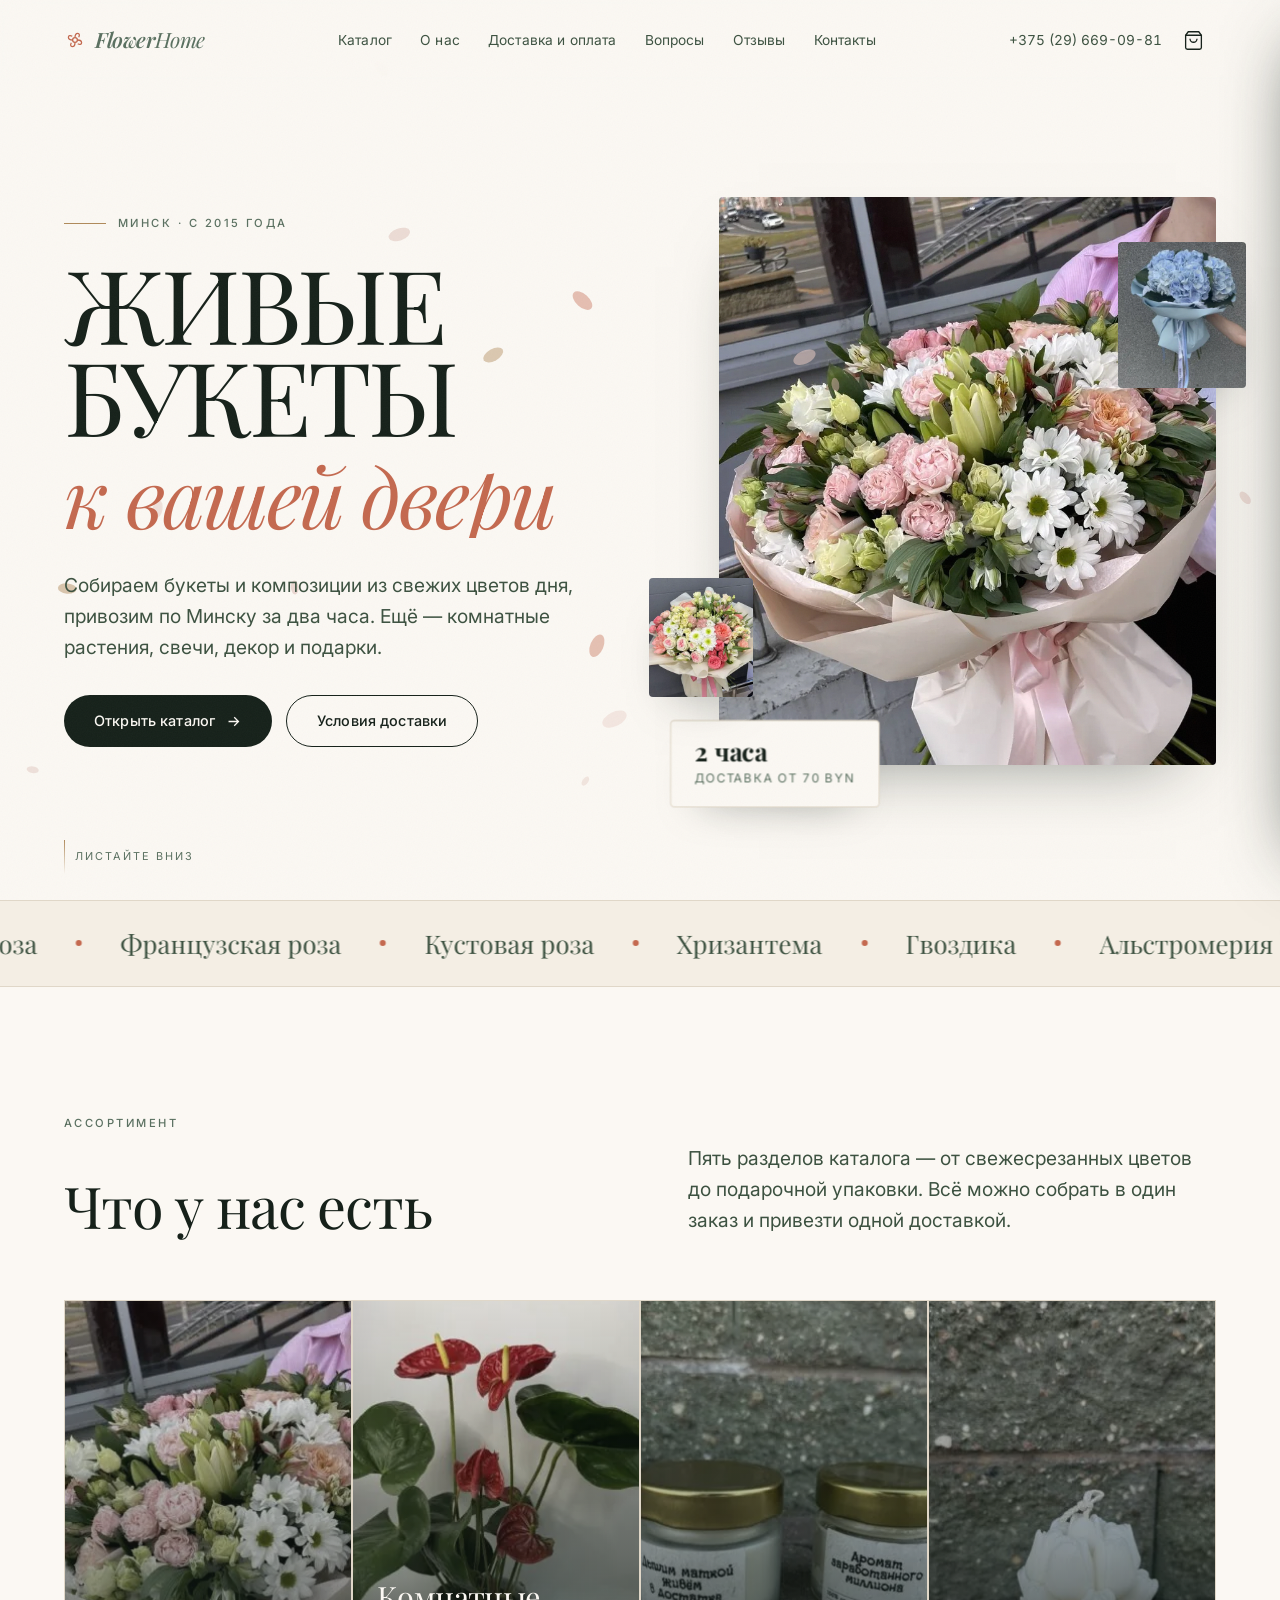
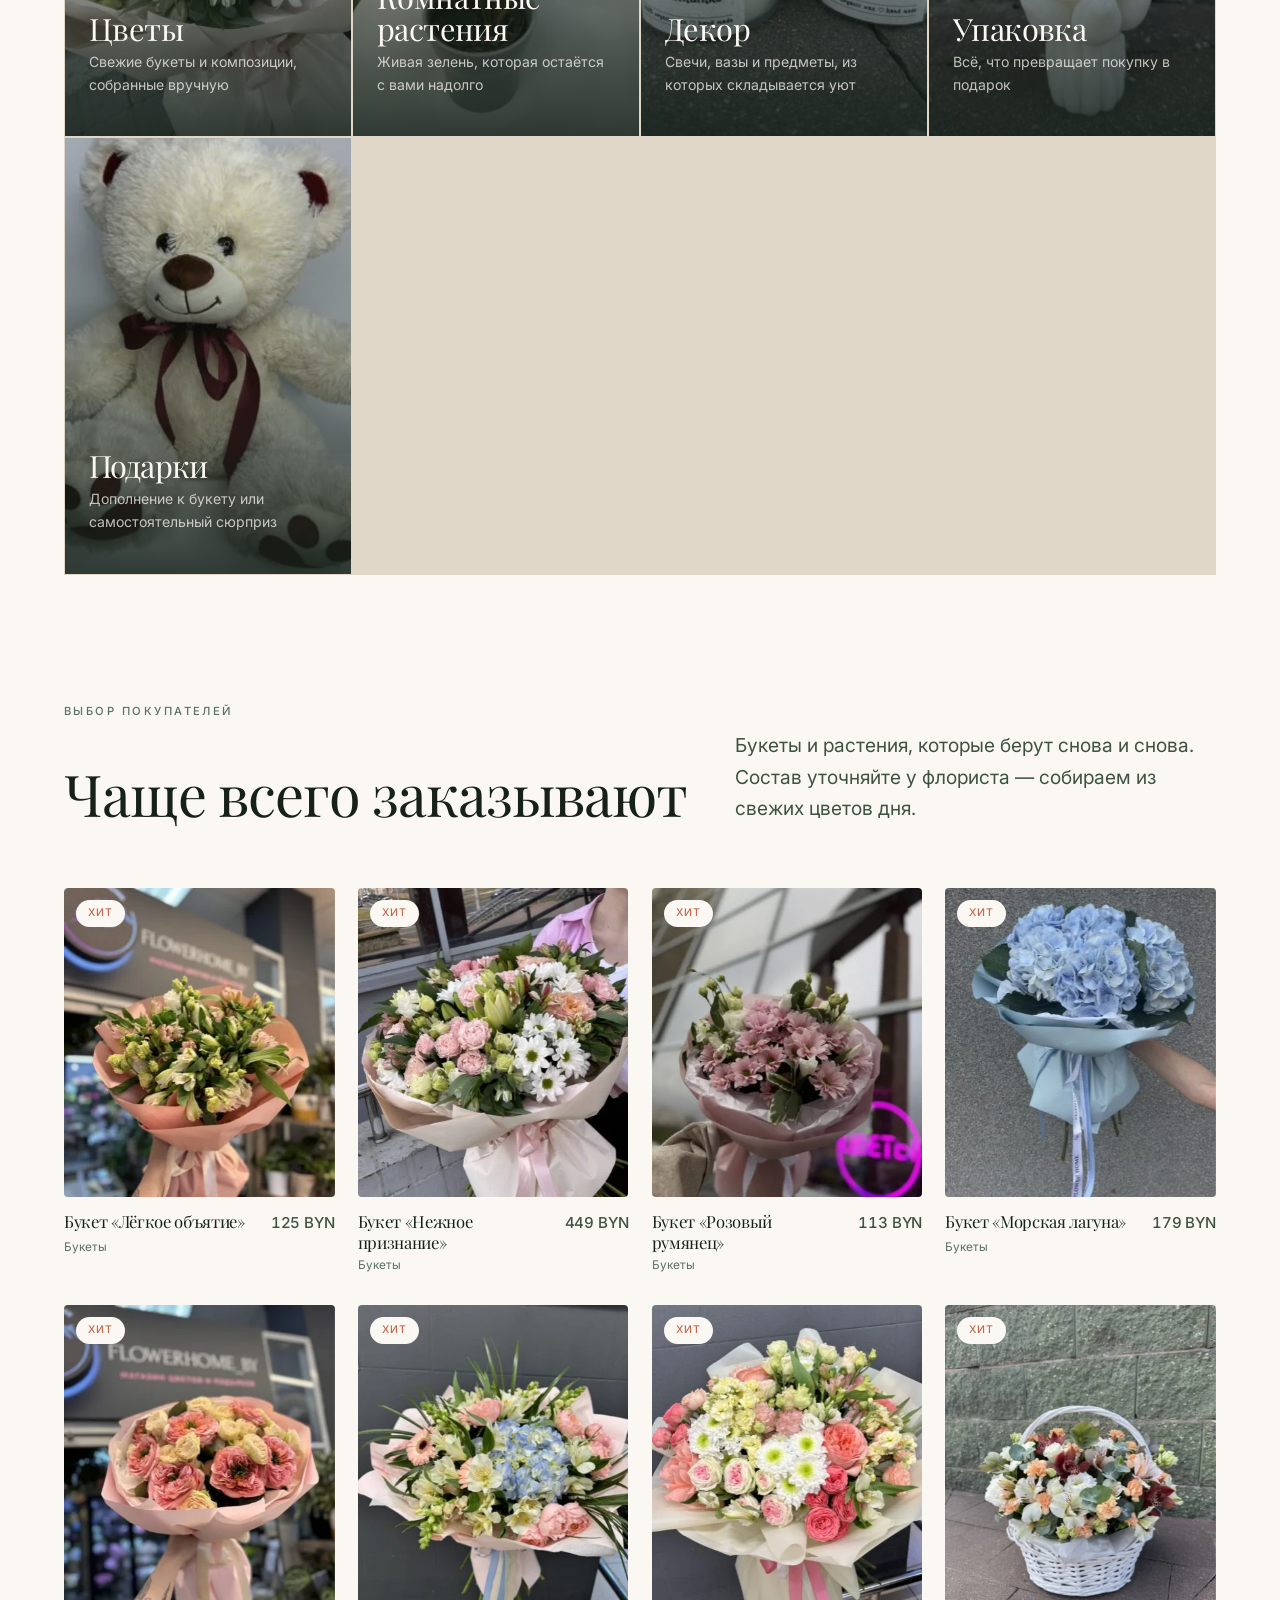
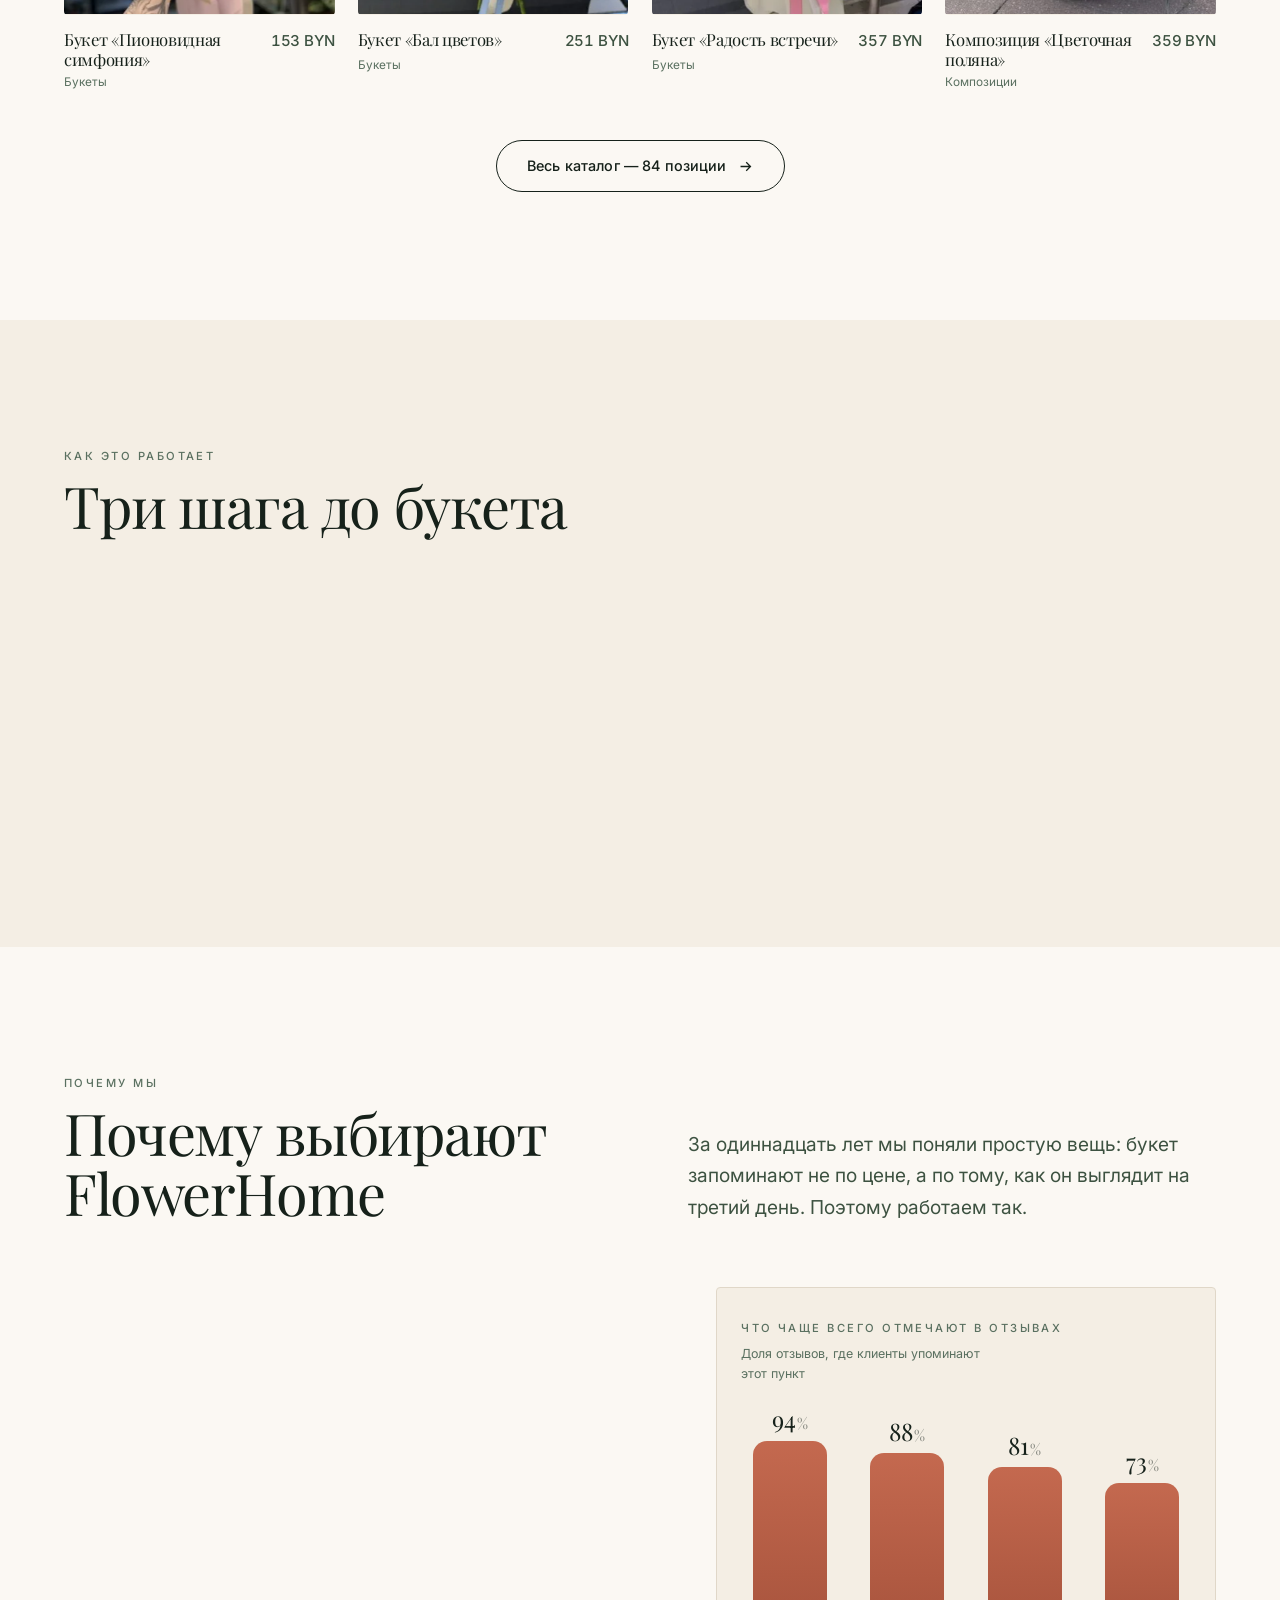
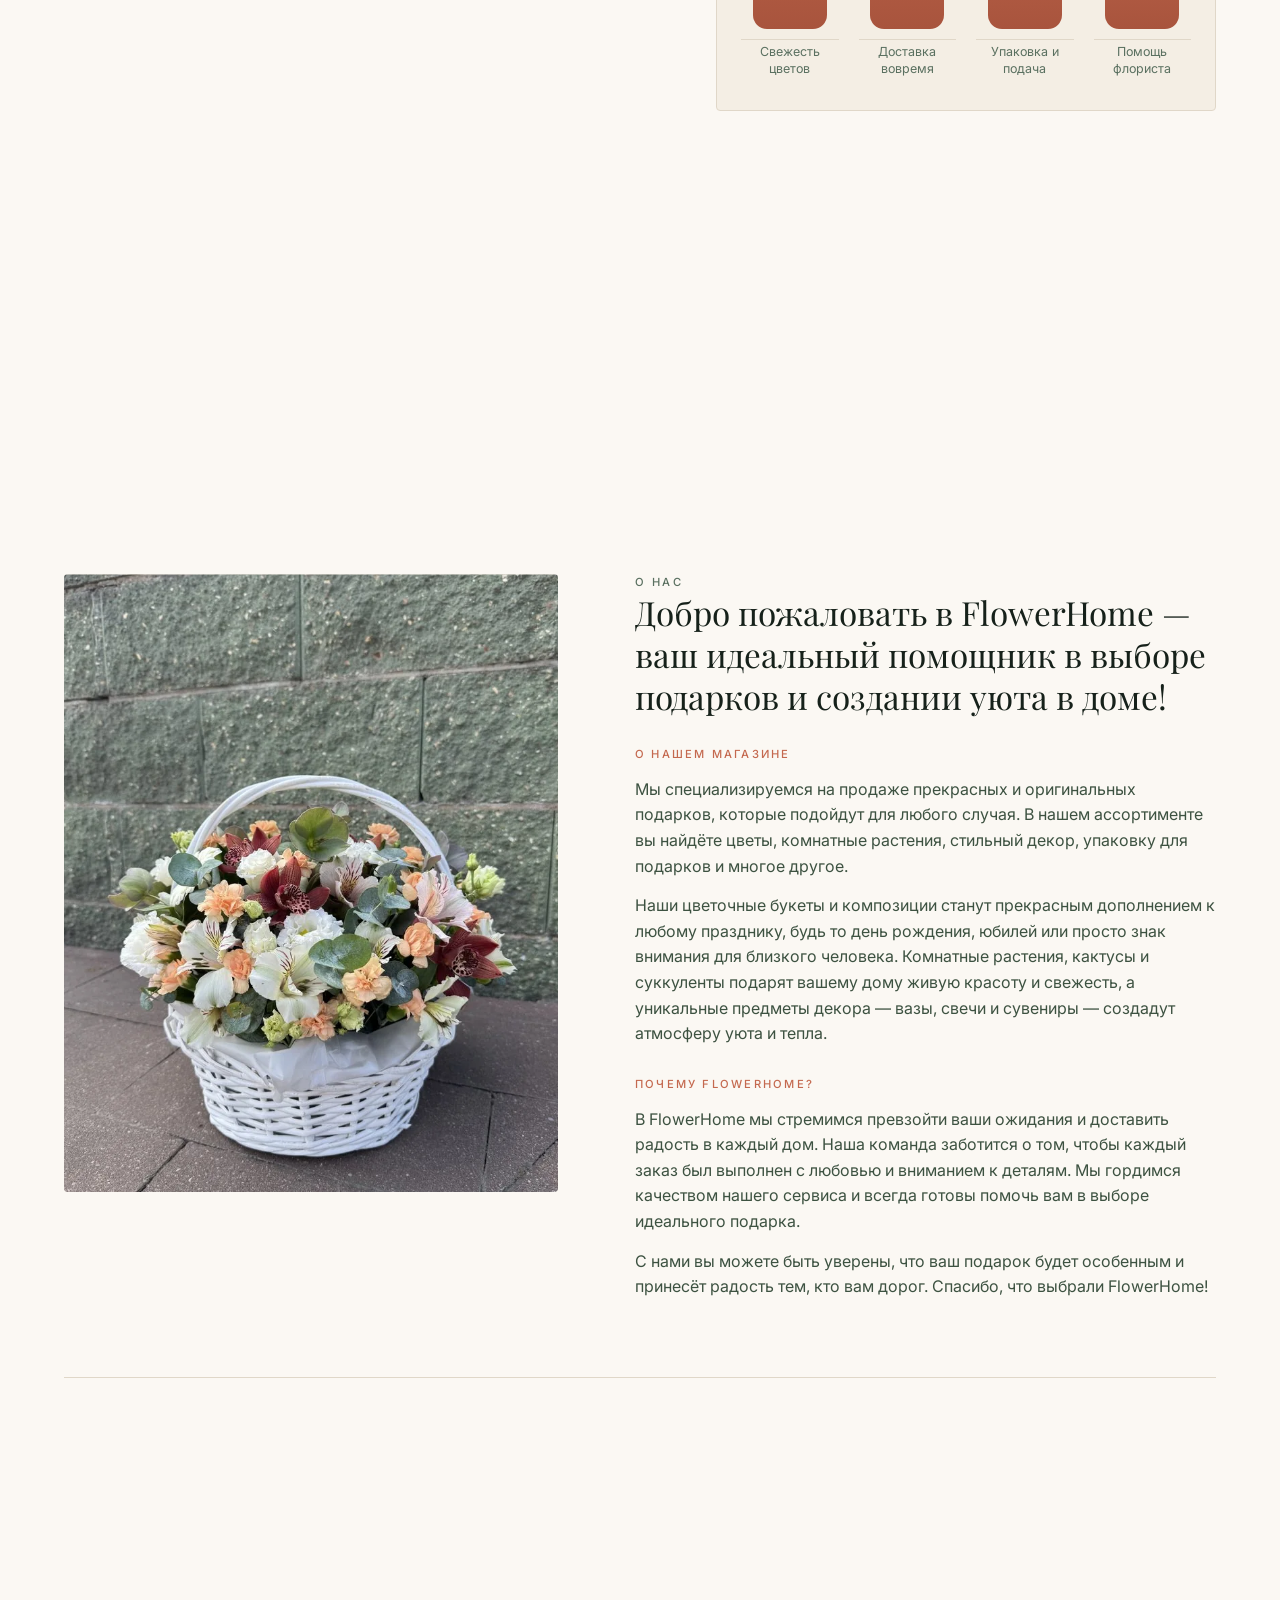
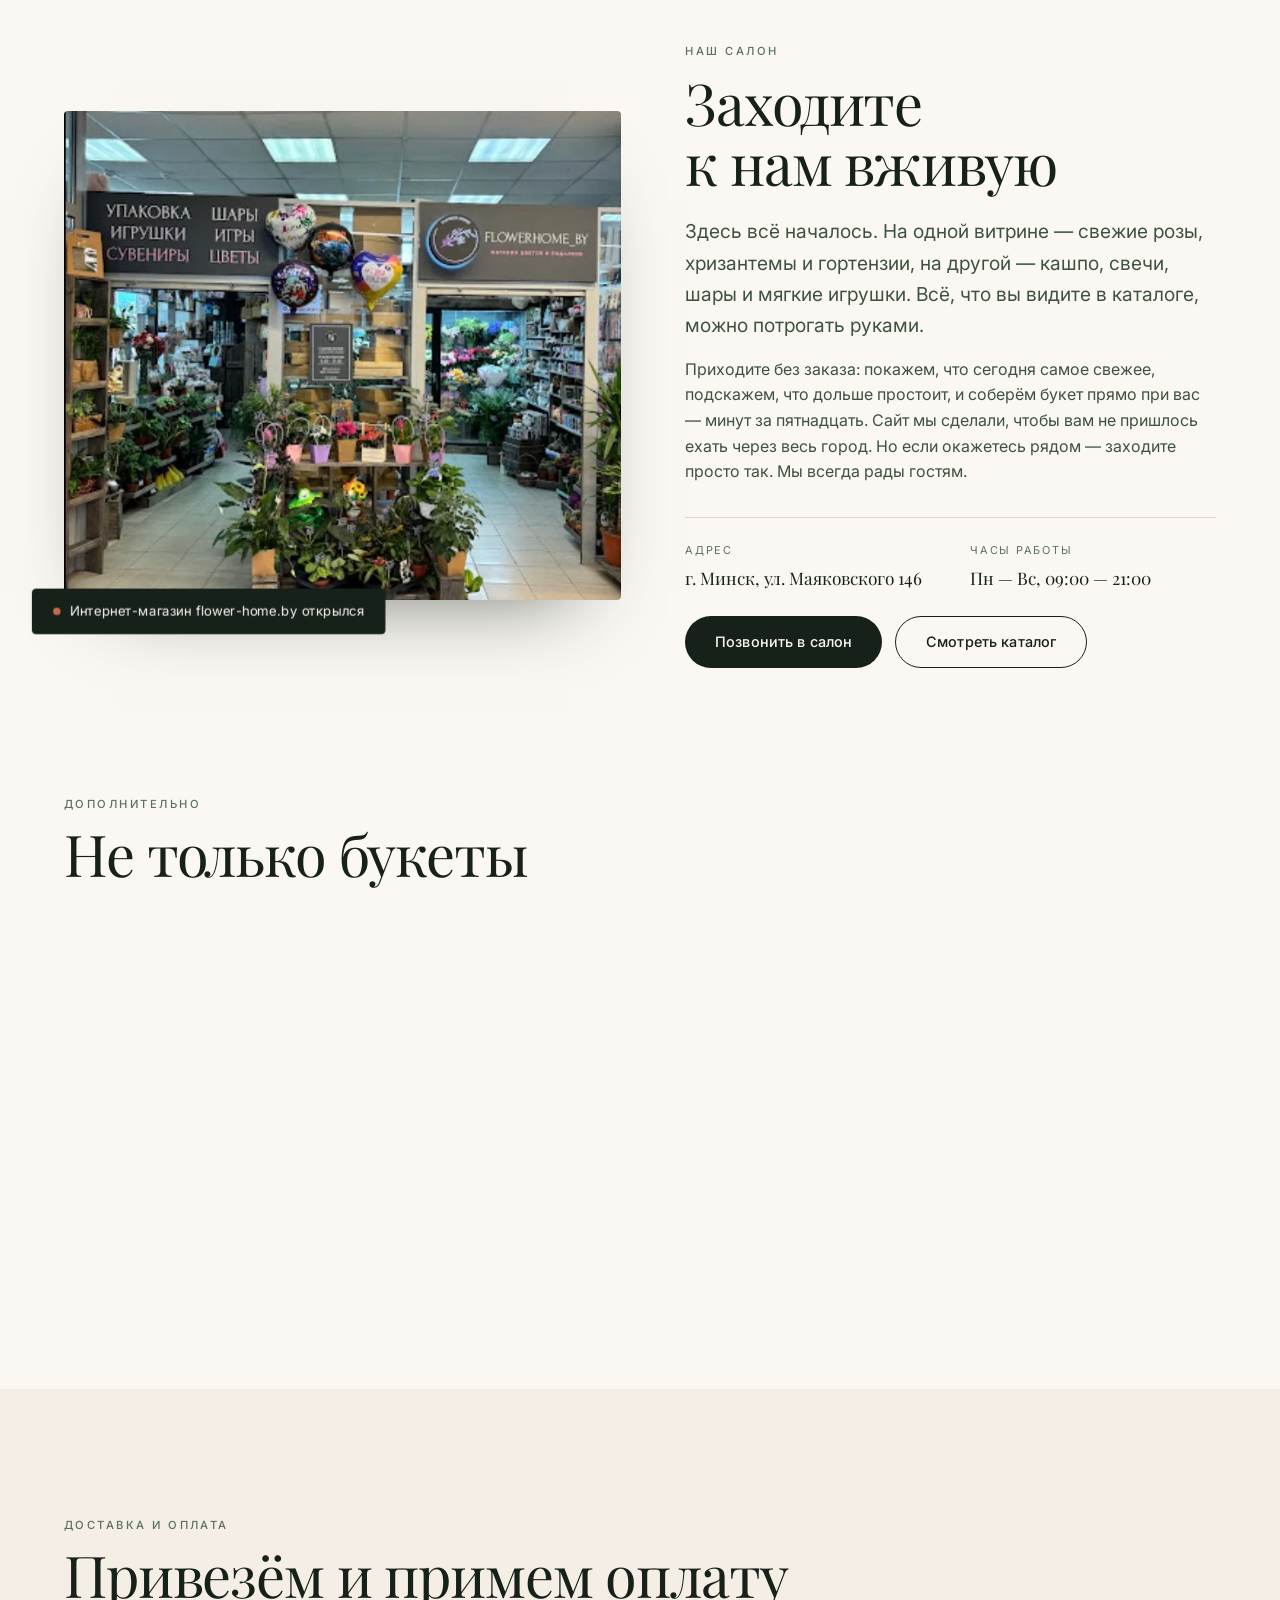
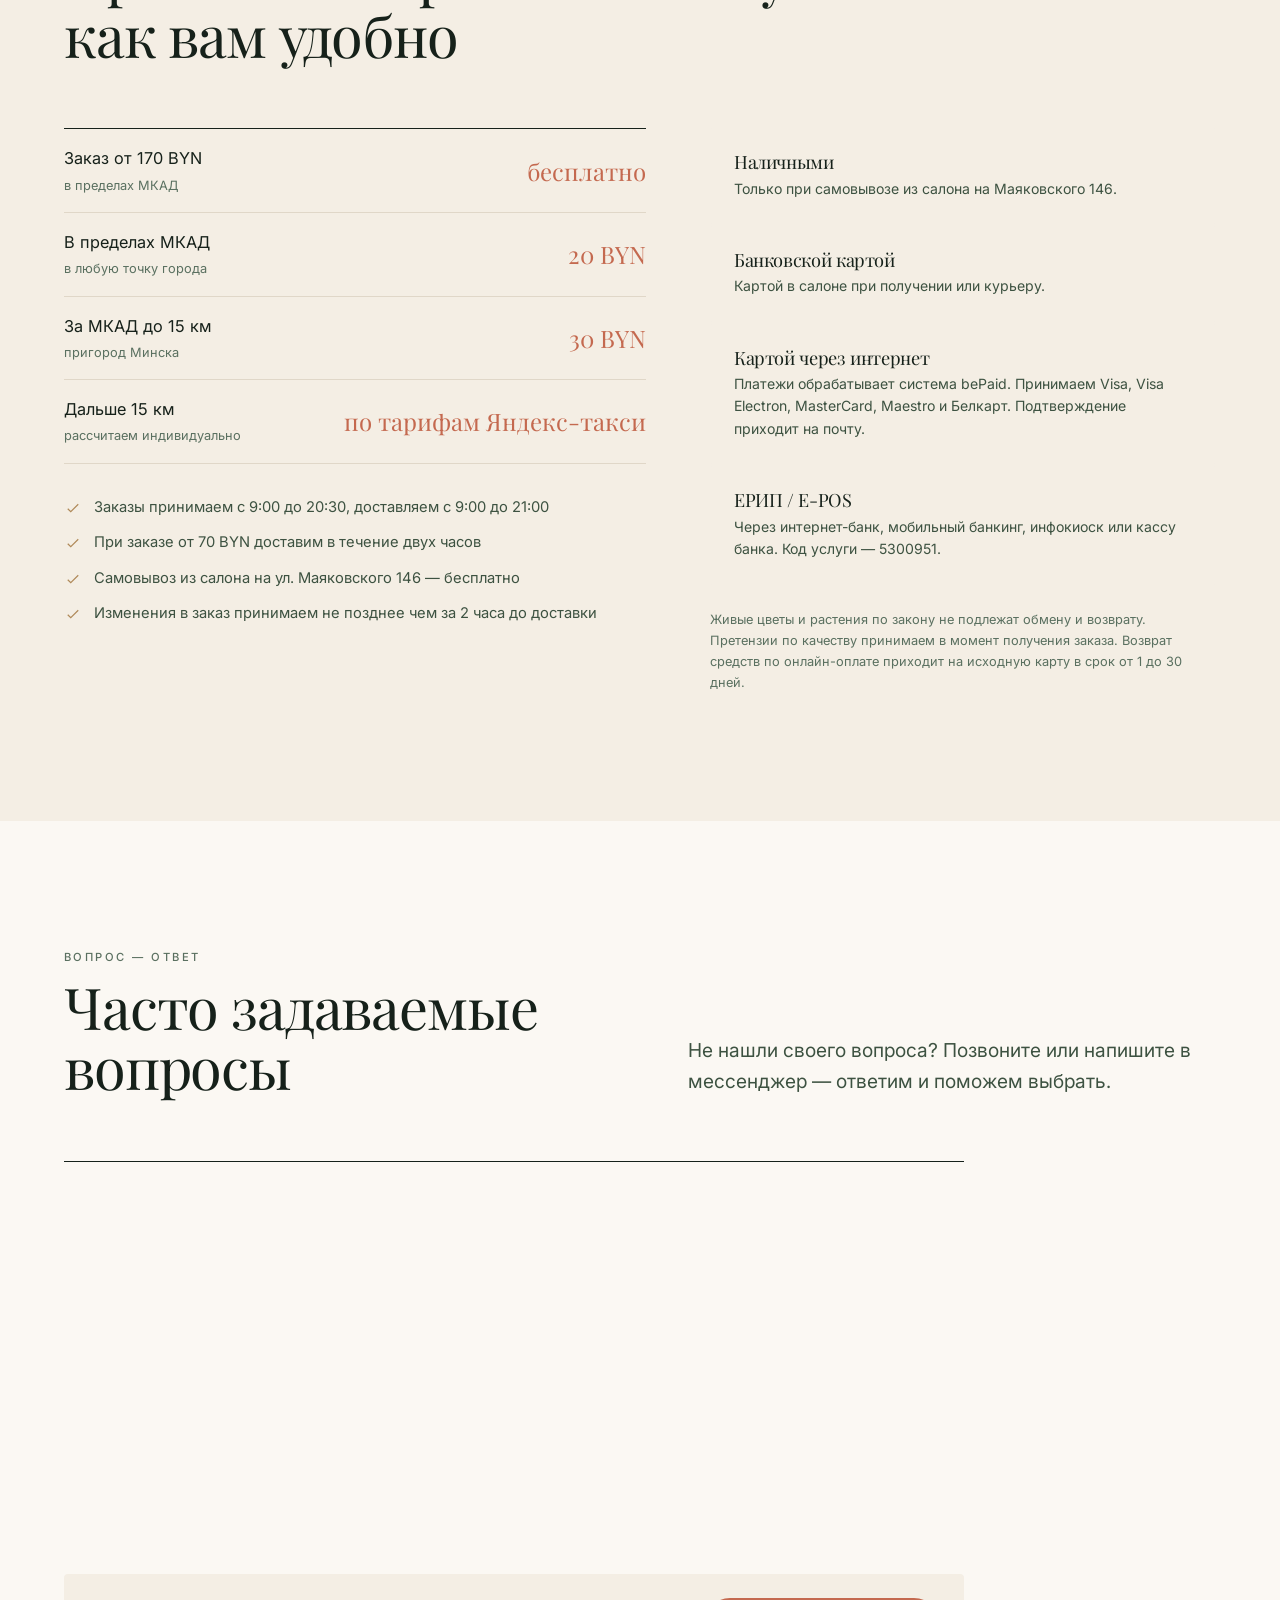
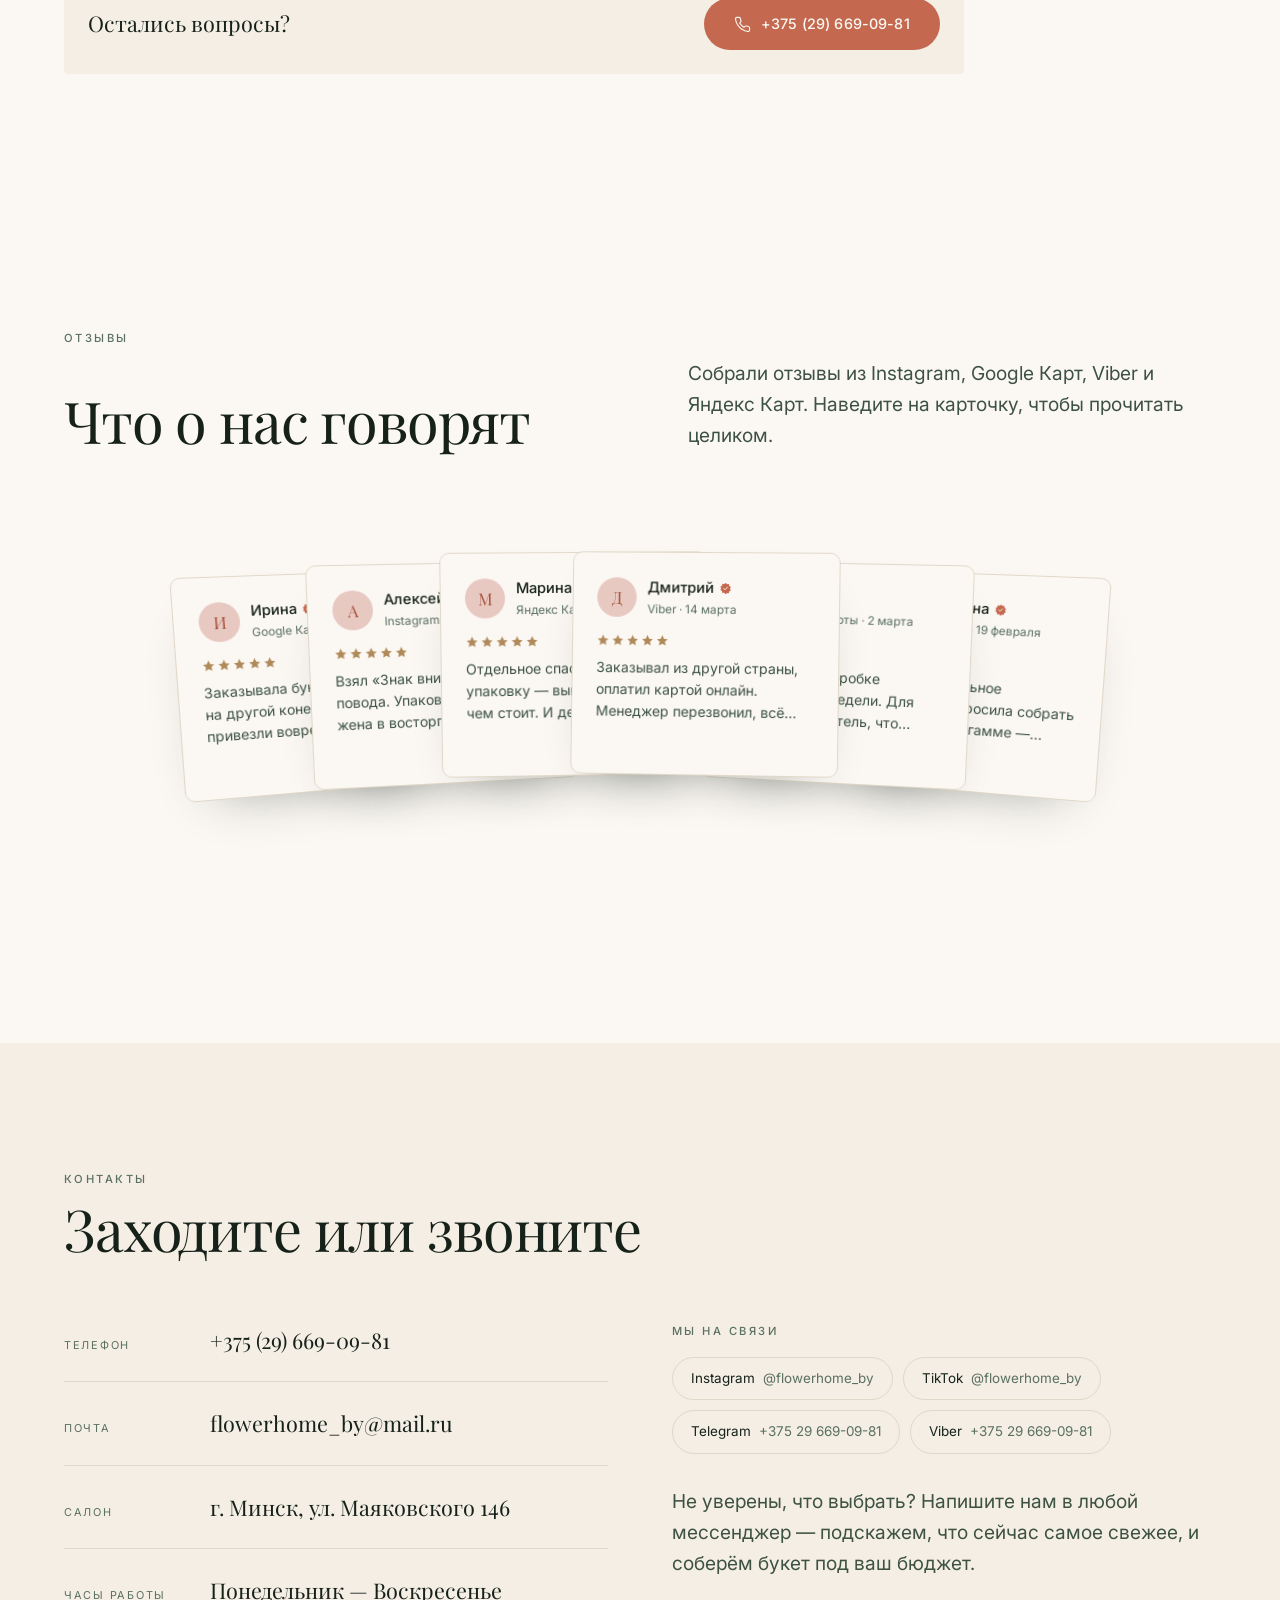
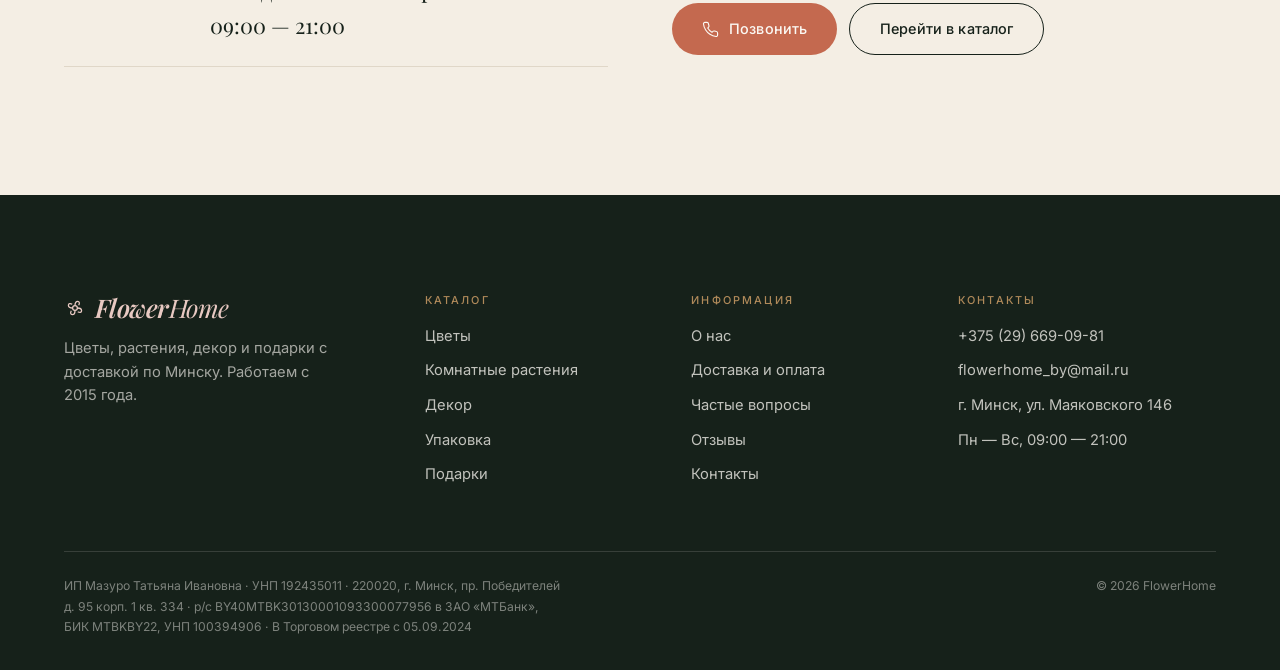
<file: index.html>
<!DOCTYPE html>
<html lang="ru">
<head>
<meta charset="UTF-8">
<meta name="viewport" content="width=device-width, initial-scale=1">
<title>FlowerHome — цветы с доставкой на дом в Минске</title>
<meta name="description" content="Свежие букеты, композиции, комнатные растения, декор и подарки. Доставка по Минску от 2 часов, при заказе от 170 BYN — бесплатно. ул. Маяковского 146.">
<link rel="preconnect" href="https://fonts.googleapis.com">
<link rel="preconnect" href="https://fonts.gstatic.com" crossorigin>
<!-- media="print" снимает со шрифтов право задерживать отрисовку,
     onload возвращает их в дело. display=swap в адресе уже стоял. -->
<link rel="stylesheet" media="print" onload="this.media='all'"
      href="https://fonts.googleapis.com/css2?family=Inter:wght@300;400;500;600&family=Playfair+Display:ital,wght@0,400;0,500;0,600;0,700;1,400;1,500&display=swap">
<noscript><link rel="stylesheet"
      href="https://fonts.googleapis.com/css2?family=Inter:wght@300;400;500;600&family=Playfair+Display:ital,wght@0,400;0,500;0,600;0,700;1,400;1,500&display=swap"></noscript>
<link rel="stylesheet" href="css/site.min.css?v=5">
<link rel="icon" href="data:image/svg+xml,%3Csvg xmlns='http://www.w3.org/2000/svg' viewBox='0 0 32 32'%3E%3Ctext y='26' font-size='26'%3E%F0%9F%8C%B8%3C/text%3E%3C/svg%3E">
</head>
<body>

<a class="skip-link" href="#main">Перейти к содержимому</a>

<!-- ============ ИНТРО ============ -->
<div class="intro" id="preloader" aria-hidden="true">

  <!-- вертикальные ленты фото -->
  <div class="intro__cols" aria-hidden="true">
    <div class="intro__col" style="--sp:26s">
      <div class="intro__strip">
        <img src="images/intro/nezhnoe-priznanie.webp" alt=""><img loading="lazy" decoding="async" src="images/intro/morskaya-laguna.webp" alt=""><img loading="lazy" decoding="async" src="images/intro/bal-cvetov.webp" alt="">
        <img loading="lazy" decoding="async" src="images/intro/nezhnoe-priznanie.webp" alt=""><img loading="lazy" decoding="async" src="images/intro/morskaya-laguna.webp" alt=""><img loading="lazy" decoding="async" src="images/intro/bal-cvetov.webp" alt="">
      </div>
    </div>
    <div class="intro__col intro__col--up" style="--sp:32s">
      <div class="intro__strip">
        <img src="images/intro/pionovidnaya-simfoniya.webp" alt=""><img loading="lazy" decoding="async" src="images/intro/k-cvetochnaya-polyana.webp" alt=""><img loading="lazy" decoding="async" src="images/intro/lilovye-pocelui.webp" alt="">
        <img loading="lazy" decoding="async" src="images/intro/pionovidnaya-simfoniya.webp" alt=""><img loading="lazy" decoding="async" src="images/intro/k-cvetochnaya-polyana.webp" alt=""><img loading="lazy" decoding="async" src="images/intro/lilovye-pocelui.webp" alt="">
      </div>
    </div>
    <div class="intro__col" style="--sp:23s">
      <div class="intro__strip">
        <img src="images/intro/rozovyy-rumyanec.webp" alt=""><img loading="lazy" decoding="async" src="images/intro/zolotoe-serdce.webp" alt=""><img loading="lazy" decoding="async" src="images/intro/legkoe-obyatie.webp" alt="">
        <img loading="lazy" decoding="async" src="images/intro/rozovyy-rumyanec.webp" alt=""><img loading="lazy" decoding="async" src="images/intro/zolotoe-serdce.webp" alt=""><img loading="lazy" decoding="async" src="images/intro/legkoe-obyatie.webp" alt="">
      </div>
    </div>
    <div class="intro__col intro__col--up" style="--sp:29s">
      <div class="intro__strip">
        <img src="images/intro/radost-vstrechi.webp" alt=""><img loading="lazy" decoding="async" src="images/intro/k-eyforiya.webp" alt=""><img loading="lazy" decoding="async" src="images/intro/solnechnyy-zakat.webp" alt="">
        <img loading="lazy" decoding="async" src="images/intro/radost-vstrechi.webp" alt=""><img loading="lazy" decoding="async" src="images/intro/k-eyforiya.webp" alt=""><img loading="lazy" decoding="async" src="images/intro/solnechnyy-zakat.webp" alt="">
      </div>
    </div>
    <div class="intro__col" style="--sp:35s">
      <div class="intro__strip">
        <img src="images/intro/gimn-vesne.webp" alt=""><img loading="lazy" decoding="async" src="images/intro/svidanie-v-parizhe.webp" alt=""><img loading="lazy" decoding="async" src="images/intro/k-parizhskiy-shik.webp" alt="">
        <img loading="lazy" decoding="async" src="images/intro/gimn-vesne.webp" alt=""><img loading="lazy" decoding="async" src="images/intro/svidanie-v-parizhe.webp" alt=""><img loading="lazy" decoding="async" src="images/intro/k-parizhskiy-shik.webp" alt="">
      </div>
    </div>
  </div>

  <div class="intro__veil" aria-hidden="true"></div>

  <div class="intro__content">
    <h2 class="intro__logo">
      <span class="intro__word"><span>Flower</span></span><span class="intro__word intro__word--it"><span>Home</span></span>
    </h2>

    <p class="intro__desc">
      <span class="intro__ln"><span>Уютная студия флористики, где оживает красота природы.</span></span>
      <span class="intro__ln"><span>Мы создаём авторские букеты и стильные композиции,</span></span>
      <span class="intro__ln"><span>которые дарят искренние улыбки и наполняют ваш дом теплом.</span></span>
    </p>

    <p class="intro__motto"><span>Лучшее — лучшим</span></p>
  </div>

  <div class="intro__bar">
    <span class="intro__count"><span id="preCount">0</span>%</span>
    <span class="intro__line"><i id="introFill"></i></span>
    <span class="intro__max">Минск · с 2015 года</span>
  </div>

  <!-- занавес: на выходе полосы уезжают вверх -->
  <div class="intro__curtain" aria-hidden="true">
    <i style="--c:0"></i><i style="--c:1"></i><i style="--c:2"></i><i style="--c:3"></i><i style="--c:4"></i>
  </div>
</div>

<div class="cursor" id="cursor" aria-hidden="true"><span class="cursor__label" id="cursorLabel"></span></div>

<!-- ============ ШАПКА ============ -->
<header class="header" id="header">
  <div class="wrap header__inner">
    <a class="logo" href="index.html" data-cursor="На главную">
      <svg class="logo__mark" viewBox="0 0 24 24" fill="none" stroke="currentColor" stroke-width="1.4" aria-hidden="true">
        <circle cx="12" cy="12" r="2.6"/>
        <path d="M12 9.4c0-3 1.2-4.6 3-4.6s2.4 2 1 4.2M12 14.6c0 3-1.2 4.6-3 4.6s-2.4-2-1-4.2M9.4 12c-3 0-4.6-1.2-4.6-3s2-2.4 4.2-1M14.6 12c3 0 4.6 1.2 4.6 3s-2 2.4-4.2 1"/>
      </svg>
      <span><b>Flower</b><span>Home</span></span>
    </a>

    <nav class="nav" id="nav" aria-label="Основная навигация">
      <a href="catalog.html">Каталог</a>
      <a href="#about">О нас</a>
      <a href="#delivery">Доставка и оплата</a>
      <a href="#faq">Вопросы</a>
      <a href="#reviews">Отзывы</a>
      <a href="#contacts">Контакты</a>
    </nav>

    <div class="header__actions">
      <a class="header__phone" href="tel:+375296690981">+375 (29) 669-09-81</a>

      <button class="icon-btn" id="cartBtn" aria-label="Открыть корзину" data-cursor="Корзина">
        <svg viewBox="0 0 24 24" fill="none" stroke="currentColor" stroke-width="1.5" aria-hidden="true">
          <path d="M6 2 3 6v14a2 2 0 0 0 2 2h14a2 2 0 0 0 2-2V6l-3-4z"/>
          <path d="M3 6h18M16 10a4 4 0 0 1-8 0"/>
        </svg>
        <span class="cart-count" id="cartCount">0</span>
      </button>

      <button class="burger" id="burger" aria-label="Меню" aria-expanded="false">
        <span></span><span></span>
      </button>
    </div>
  </div>
</header>

<main id="main">

  <!-- ============ ГЕРОЙ ============ -->
  <section class="hero" id="hero">
    <div class="hero__glow" id="heroGlow" aria-hidden="true"></div>
    <canvas class="petals" id="petals" aria-hidden="true"></canvas>

    <div class="wrap hero__grid">
      <div class="hero__title">
        <p class="hero__eyebrow eyebrow">Минск · с 2015 года</p>

        <h1 class="display">
          <span class="hero__line"><span>Живые</span></span>
          <span class="hero__line"><span>букеты</span></span>
          <span class="hero__line"><span><em>к вашей двери</em></span></span>
        </h1>

        <p class="hero__meta lead">
          Собираем букеты и композиции из свежих цветов дня, привозим по Минску
          за два часа. Ещё — комнатные растения, свечи, декор и подарки.
        </p>

        <div class="hero__cta">
          <a class="btn" href="catalog.html" data-cursor="Смотреть">
            Открыть каталог
            <svg viewBox="0 0 24 24" fill="none" stroke="currentColor" stroke-width="1.8" aria-hidden="true"><path d="M5 12h14M13 6l6 6-6 6"/></svg>
          </a>
          <a class="btn btn--ghost" href="#delivery">Условия доставки</a>
        </div>
      </div>

      <div class="hero__art" id="heroArt">
        <div class="hero__card" id="heroCard">
          <img src="images/hero/hero-1.webp" alt="Авторский букет FlowerHome в пастельных тонах" width="800" height="914">
          <div class="hero__badge">
            <strong>2 часа</strong>
            <span>доставка от 70 BYN</span>
          </div>
        </div>
        <img class="hero__float hero__float--a" data-depth="0.05" src="images/hero/hero-3-320.webp" srcset="images/hero/hero-3-320.webp 320w, images/hero/hero-3.webp 800w" sizes="(max-width:900px) 25vw, 220px" alt="" aria-hidden="true" loading="lazy">
        <img class="hero__float hero__float--b" data-depth="0.09" src="images/hero/hero-6-320.webp" srcset="images/hero/hero-6-320.webp 320w, images/hero/hero-6.webp 800w" sizes="(max-width:900px) 25vw, 220px" alt="" aria-hidden="true" loading="lazy">
      </div>
    </div>

    <div class="hero__scroll"><i></i> Листайте вниз</div>
  </section>

  <!-- ============ БЕГУЩАЯ СТРОКА ============ -->
  <div class="marquee" aria-hidden="true">
    <div class="marquee__track" id="marquee"></div>
  </div>

  <!-- ============ КАТЕГОРИИ ============ -->
  <section class="section" id="catalog">
    <div class="wrap">
      <div class="sec-head">
        <p class="eyebrow">Ассортимент</p>
        <h2 class="h2">Что у нас есть</h2>
        <p class="sec-head__side lead">
          Пять разделов каталога — от свежесрезанных цветов до подарочной упаковки.
          Всё можно собрать в один заказ и привезти одной доставкой.
        </p>
      </div>

      <div class="cats" id="cats"></div>
    </div>
  </section>

  <!-- ============ ХИТЫ ============ -->
  <section class="section" style="padding-top:0">
    <div class="wrap">
      <div class="sec-head">
        <p class="eyebrow">Выбор покупателей</p>
        <h2 class="h2">Чаще всего заказывают</h2>
        <p class="sec-head__side lead">
          Букеты и растения, которые берут снова и снова. Состав уточняйте
          у флориста — собираем из свежих цветов дня.
        </p>
      </div>

      <div class="grid-products" id="hits"></div>

      <div style="margin-top:var(--sp-5);text-align:center">
        <a class="btn btn--ghost" href="catalog.html" data-cursor="Каталог">
          Весь каталог — 84 позиции
          <svg viewBox="0 0 24 24" fill="none" stroke="currentColor" stroke-width="1.8" aria-hidden="true"><path d="M5 12h14M13 6l6 6-6 6"/></svg>
        </a>
      </div>
    </div>
  </section>

  <!-- ============ ШАГИ ============ -->
  <section class="section" style="background:var(--paper-warm)">
    <div class="wrap">
      <div class="sec-head">
        <p class="eyebrow">Как это работает</p>
        <h2 class="h2">Три шага до букета</h2>
      </div>
      <div class="steps" id="steps"></div>
    </div>
  </section>

  <!-- ============ ПОЧЕМУ ВЫБИРАЮТ НАС ============ -->
  <section class="section why" id="why">
    <div class="wrap">
      <div class="sec-head">
        <p class="eyebrow">Почему мы</p>
        <h2 class="h2">Почему выбирают<br>FlowerHome</h2>
        <p class="sec-head__side lead" id="whyLead"></p>
      </div>

      <div class="why__grid">
        <ol class="why__list" id="whyList"></ol>

        <figure class="why__chart" id="whyChart">
          <figcaption class="why__chart-head">
            <p class="eyebrow" id="chartTitle"></p>
            <p class="why__chart-note" id="chartNote"></p>
          </figcaption>
          <div class="chart" id="chart" role="img" aria-labelledby="chartAlt">
            <p class="sr-only" id="chartAlt"></p>
          </div>
        </figure>
      </div>
    </div>
  </section>

  <!-- ============ О НАС ============ -->
  <section class="section" id="about">
    <div class="wrap">
      <div class="about">
        <div class="about__art" data-reveal-clip>
          <img src="images/hero/hero-2.webp" alt="Крупная цветочная композиция работы флористов FlowerHome" loading="lazy" width="800" height="914">
        </div>

        <div>
          <p class="eyebrow" data-reveal>О нас</p>
          <p class="about__intro" data-reveal>
            Добро пожаловать в FlowerHome — ваш идеальный помощник в выборе
            подарков и создании уюта в доме!
          </p>

          <div class="about__block" data-reveal>
            <h3>О нашем магазине</h3>
            <p>Мы специализируемся на продаже прекрасных и оригинальных подарков, которые
              подойдут для любого случая. В нашем ассортименте вы найдёте цветы, комнатные
              растения, стильный декор, упаковку для подарков и многое другое.</p>
            <p>Наши цветочные букеты и композиции станут прекрасным дополнением к любому
              празднику, будь то день рождения, юбилей или просто знак внимания для близкого
              человека. Комнатные растения, кактусы и суккуленты подарят вашему дому живую
              красоту и свежесть, а уникальные предметы декора — вазы, свечи и сувениры —
              создадут атмосферу уюта и тепла.</p>
          </div>

          <div class="about__block" data-reveal>
            <h3>Почему FlowerHome?</h3>
            <p>В FlowerHome мы стремимся превзойти ваши ожидания и доставить радость в
              каждый дом. Наша команда заботится о том, чтобы каждый заказ был выполнен
              с любовью и вниманием к деталям. Мы гордимся качеством нашего сервиса
              и всегда готовы помочь вам в выборе идеального подарка.</p>
            <p>С нами вы можете быть уверены, что ваш подарок будет особенным и принесёт
              радость тем, кто вам дорог. Спасибо, что выбрали FlowerHome!</p>
          </div>
        </div>
      </div>

      <div class="stats" id="stats"></div>
    </div>
  </section>

  <!-- ============ НАШ САЛОН ============ -->
  <section class="section salon" id="salon" style="padding-top:0">
    <div class="wrap">
      <div class="salon__grid">
        <div class="salon__art" id="salonArt">
          <div class="salon__frame" id="salonFrame">
            <img src="images/hero/salon.webp"
                 alt="Салон FlowerHome на улице Маяковского 146: витрины с цветами, кашпо, шарами и подарками"
                 loading="lazy" width="680" height="597">
            <span class="salon__badge">Интернет-магазин flower-home.by открылся</span>
          </div>
        </div>

        <div class="salon__text">
          <p class="eyebrow" data-reveal>Наш салон</p>
          <h2 class="h2" data-reveal style="margin-top:12px">Заходите<br>к нам вживую</h2>

          <p class="lead" data-reveal style="margin-top:var(--sp-3)">
            Здесь всё началось. На одной витрине — свежие розы, хризантемы и гортензии,
            на другой — кашпо, свечи, шары и мягкие игрушки. Всё, что вы видите в каталоге,
            можно потрогать руками.
          </p>

          <p data-reveal style="margin-top:var(--sp-2);color:var(--ink-soft)">
            Приходите без заказа: покажем, что сегодня самое свежее, подскажем, что дольше
            простоит, и соберём букет прямо при вас — минут за пятнадцать. Сайт мы сделали,
            чтобы вам не пришлось ехать через весь город. Но если окажетесь рядом — заходите
            просто так. Мы всегда рады гостям.
          </p>

          <dl class="salon__meta" data-reveal>
            <div>
              <dt>Адрес</dt>
              <dd>г. Минск, ул. Маяковского 146</dd>
            </div>
            <div>
              <dt>Часы работы</dt>
              <dd>Пн — Вс, 09:00 — 21:00</dd>
            </div>
          </dl>

          <div class="salon__cta" data-reveal>
            <a class="btn" href="tel:+375296690981" data-cursor="Позвонить">Позвонить в салон</a>
            <a class="btn btn--ghost" href="catalog.html">Смотреть каталог</a>
          </div>
        </div>
      </div>
    </div>
  </section>

  <!-- ============ УСЛУГИ + АКЦИИ ============ -->
  <section class="section" style="padding-top:0">
    <div class="wrap">
      <div class="sec-head">
        <p class="eyebrow">Дополнительно</p>
        <h2 class="h2">Не только букеты</h2>
      </div>

      <div class="services" id="services"></div>
      <div class="promos" id="promos"></div>
    </div>
  </section>

  <!-- ============ ДОСТАВКА И ОПЛАТА ============ -->
  <section class="section" id="delivery" style="background:var(--paper-warm)">
    <div class="wrap">
      <div class="sec-head">
        <p class="eyebrow">Доставка и оплата</p>
        <h2 class="h2">Привезём и примем оплату<br>как вам удобно</h2>
      </div>

      <div class="deliver">
        <div>
          <div class="tiers" id="tiers"></div>
          <div class="facts" id="facts"></div>
        </div>

        <div>
          <div class="pay" id="pay"></div>
          <p class="pay__note" id="payNote"></p>
        </div>
      </div>
    </div>
  </section>

  <!-- ============ ЧАСТЫЕ ВОПРОСЫ ============ -->
  <section class="section" id="faq">
    <div class="wrap">
      <div class="sec-head">
        <p class="eyebrow">Вопрос — ответ</p>
        <h2 class="h2">Часто задаваемые<br>вопросы</h2>
        <p class="sec-head__side lead">
          Не нашли своего вопроса? Позвоните или напишите в мессенджер —
          ответим и поможем выбрать.
        </p>
      </div>

      <div class="faq" id="faqList"></div>

      <div class="faq__cta">
        <p>Остались вопросы?</p>
        <a class="btn btn--clay" href="tel:+375296690981" data-cursor="Позвонить">
          <svg viewBox="0 0 24 24" fill="none" stroke="currentColor" stroke-width="1.6" aria-hidden="true"><path d="M22 16.9v3a2 2 0 0 1-2.2 2 19.8 19.8 0 0 1-8.6-3.1 19.5 19.5 0 0 1-6-6A19.8 19.8 0 0 1 2.1 4.2 2 2 0 0 1 4.1 2h3a2 2 0 0 1 2 1.7c.1 1 .4 1.9.7 2.8a2 2 0 0 1-.5 2.1L8.1 9.9a16 16 0 0 0 6 6l1.3-1.2a2 2 0 0 1 2.1-.5c.9.3 1.8.6 2.8.7a2 2 0 0 1 1.7 2z"/></svg>
          +375 (29) 669-09-81
        </a>
      </div>
    </div>
  </section>

  <!-- ============ ОТЗЫВЫ ============ -->
  <section class="section" id="reviews">
    <div class="wrap">
      <div class="sec-head">
        <p class="eyebrow">Отзывы</p>
        <h2 class="h2">Что о нас говорят</h2>
        <p class="sec-head__side lead">
          Собрали отзывы из Instagram, Google Карт, Viber и Яндекс Карт.
          Наведите на карточку, чтобы прочитать целиком.
        </p>
      </div>

      <div class="stack" id="reviewsList"></div>
    </div>
  </section>

  <!-- ============ КОНТАКТЫ ============ -->
  <section class="section" id="contacts" style="background:var(--paper-warm)">
    <div class="wrap">
      <div class="sec-head">
        <p class="eyebrow">Контакты</p>
        <h2 class="h2">Заходите или звоните</h2>
      </div>

      <div class="contacts">
        <dl class="contacts__list">
          <div class="contact-row">
            <dt>Телефон</dt>
            <dd><a href="tel:+375296690981">+375 (29) 669-09-81</a></dd>
          </div>
          <div class="contact-row">
            <dt>Почта</dt>
            <dd><a href="mailto:flowerhome_by@mail.ru">flowerhome_by@mail.ru</a></dd>
          </div>
          <div class="contact-row">
            <dt>Салон</dt>
            <dd>г. Минск, ул. Маяковского 146</dd>
          </div>
          <div class="contact-row">
            <dt>Часы работы</dt>
            <dd>Понедельник — Воскресенье<br>09:00 — 21:00</dd>
          </div>
        </dl>

        <div>
          <p class="eyebrow" style="margin-bottom:var(--sp-2)">Мы на связи</p>
          <div class="socials" id="socials"></div>

          <p class="lead" style="margin-top:var(--sp-4)">
            Не уверены, что выбрать? Напишите нам в любой мессенджер — подскажем,
            что сейчас самое свежее, и соберём букет под ваш бюджет.
          </p>

          <div style="margin-top:var(--sp-3);display:flex;gap:12px;flex-wrap:wrap">
            <a class="btn btn--clay" href="tel:+375296690981" data-cursor="Позвонить">
              <svg viewBox="0 0 24 24" fill="none" stroke="currentColor" stroke-width="1.6" aria-hidden="true"><path d="M22 16.9v3a2 2 0 0 1-2.2 2 19.8 19.8 0 0 1-8.6-3.1 19.5 19.5 0 0 1-6-6A19.8 19.8 0 0 1 2.1 4.2 2 2 0 0 1 4.1 2h3a2 2 0 0 1 2 1.7c.1 1 .4 1.9.7 2.8a2 2 0 0 1-.5 2.1L8.1 9.9a16 16 0 0 0 6 6l1.3-1.2a2 2 0 0 1 2.1-.5c.9.3 1.8.6 2.8.7a2 2 0 0 1 1.7 2z"/></svg>
              Позвонить
            </a>
            <a class="btn btn--ghost" href="catalog.html">Перейти в каталог</a>
          </div>
        </div>
      </div>
    </div>
  </section>

</main>

<!-- ============ ПОДВАЛ ============ -->
<footer class="footer">
  <div class="wrap">
    <div class="footer__top">
      <div class="footer__brand">
        <a class="logo" href="index.html">
          <svg class="logo__mark" viewBox="0 0 24 24" fill="none" stroke="currentColor" stroke-width="1.4" aria-hidden="true">
            <circle cx="12" cy="12" r="2.6"/>
            <path d="M12 9.4c0-3 1.2-4.6 3-4.6s2.4 2 1 4.2M12 14.6c0 3-1.2 4.6-3 4.6s-2.4-2-1-4.2M9.4 12c-3 0-4.6-1.2-4.6-3s2-2.4 4.2-1M14.6 12c3 0 4.6 1.2 4.6 3s-2 2.4-4.2 1"/>
          </svg>
          <span><b>Flower</b><span>Home</span></span>
        </a>
        <p class="footer__tag">Цветы, растения, декор и подарки с доставкой по Минску. Работаем с 2015 года.</p>
      </div>

      <div class="footer__col">
        <h4>Каталог</h4>
        <ul id="footerCats"></ul>
      </div>

      <div class="footer__col">
        <h4>Информация</h4>
        <ul>
          <li><a href="#about">О нас</a></li>
          <li><a href="#delivery">Доставка и оплата</a></li>
          <li><a href="#faq">Частые вопросы</a></li>
          <li><a href="#reviews">Отзывы</a></li>
          <li><a href="#contacts">Контакты</a></li>
        </ul>
      </div>

      <div class="footer__col">
        <h4>Контакты</h4>
        <ul>
          <li><a href="tel:+375296690981">+375 (29) 669-09-81</a></li>
          <li><a href="mailto:flowerhome_by@mail.ru">flowerhome_by@mail.ru</a></li>
          <li><span>г. Минск, ул. Маяковского 146</span></li>
          <li><span>Пн — Вс, 09:00 — 21:00</span></li>
        </ul>
      </div>
    </div>

    <div class="footer__bottom">
      <p class="footer__legal">
        ИП Мазуро Татьяна Ивановна · УНП 192435011 · 220020, г. Минск, пр. Победителей д. 95 корп. 1 кв. 334 ·
        р/с BY40MTBK30130001093300077956 в ЗАО «МТБанк», БИК MTBKBY22, УНП 100394906 ·
        В Торговом реестре с 05.09.2024
      </p>
      <p>© <span id="year">2026</span> FlowerHome</p>
    </div>
  </div>
</footer>

<button class="to-top" id="toTop" aria-label="Наверх">
  <svg viewBox="0 0 24 24" fill="none" stroke="currentColor" stroke-width="1.8" aria-hidden="true"><path d="M12 19V5M6 11l6-6 6 6"/></svg>
</button>

<!-- ============ КОРЗИНА ============ -->
<div class="drawer__scrim" id="drawerScrim"></div>

<aside class="drawer" id="drawer" aria-label="Корзина" aria-hidden="true">
  <div class="drawer__head">
    <h2>Корзина</h2>
    <button class="icon-btn" id="drawerClose" aria-label="Закрыть корзину">
      <svg viewBox="0 0 24 24" fill="none" stroke="currentColor" stroke-width="1.6" aria-hidden="true"><path d="M18 6 6 18M6 6l12 12"/></svg>
    </button>
  </div>

  <div class="drawer__body" id="drawerBody"></div>
  <div class="drawer__foot" id="drawerFoot" hidden></div>
</aside>

<!-- ============ МОДАЛКА ТОВАРА ============ -->
<div class="modal" id="modal" role="dialog" aria-modal="true" aria-labelledby="modalTitle" aria-hidden="true">
  <div class="modal__backdrop" data-close></div>
  <div class="modal__panel">
    <button class="modal__close" data-close aria-label="Закрыть">
      <svg viewBox="0 0 24 24" fill="none" stroke="currentColor" stroke-width="1.6" aria-hidden="true"><path d="M18 6 6 18M6 6l12 12"/></svg>
    </button>
    <div class="modal__media"><img id="modalImg" alt=""></div>
    <div class="modal__body">
      <p class="modal__cat" id="modalCat"></p>
      <h3 class="modal__title" id="modalTitle"></h3>
      <p class="modal__price" id="modalPrice"></p>
      <p class="modal__note" id="modalNote"></p>
      <button class="btn btn--full" id="modalAdd">В корзину</button>
      <div class="modal__meta">
        <span>Доставка по Минску от 2 часов при заказе от 70 BYN</span>
        <span>Самовывоз из салона на ул. Маяковского 146 — бесплатно</span>
        <span>Состав уточняйте у флориста — собираем из свежих цветов дня</span>
      </div>
    </div>
  </div>
</div>

<div class="toast" id="toast" role="status" aria-live="polite"></div>

<script src="js/data.js?v=4"></script>
<script src="js/cart.min.js?v=4"></script>
<script src="js/app.min.js?v=4"></script>
<script src="js/animations.min.js?v=4"></script>
</body>
</html>
</file>
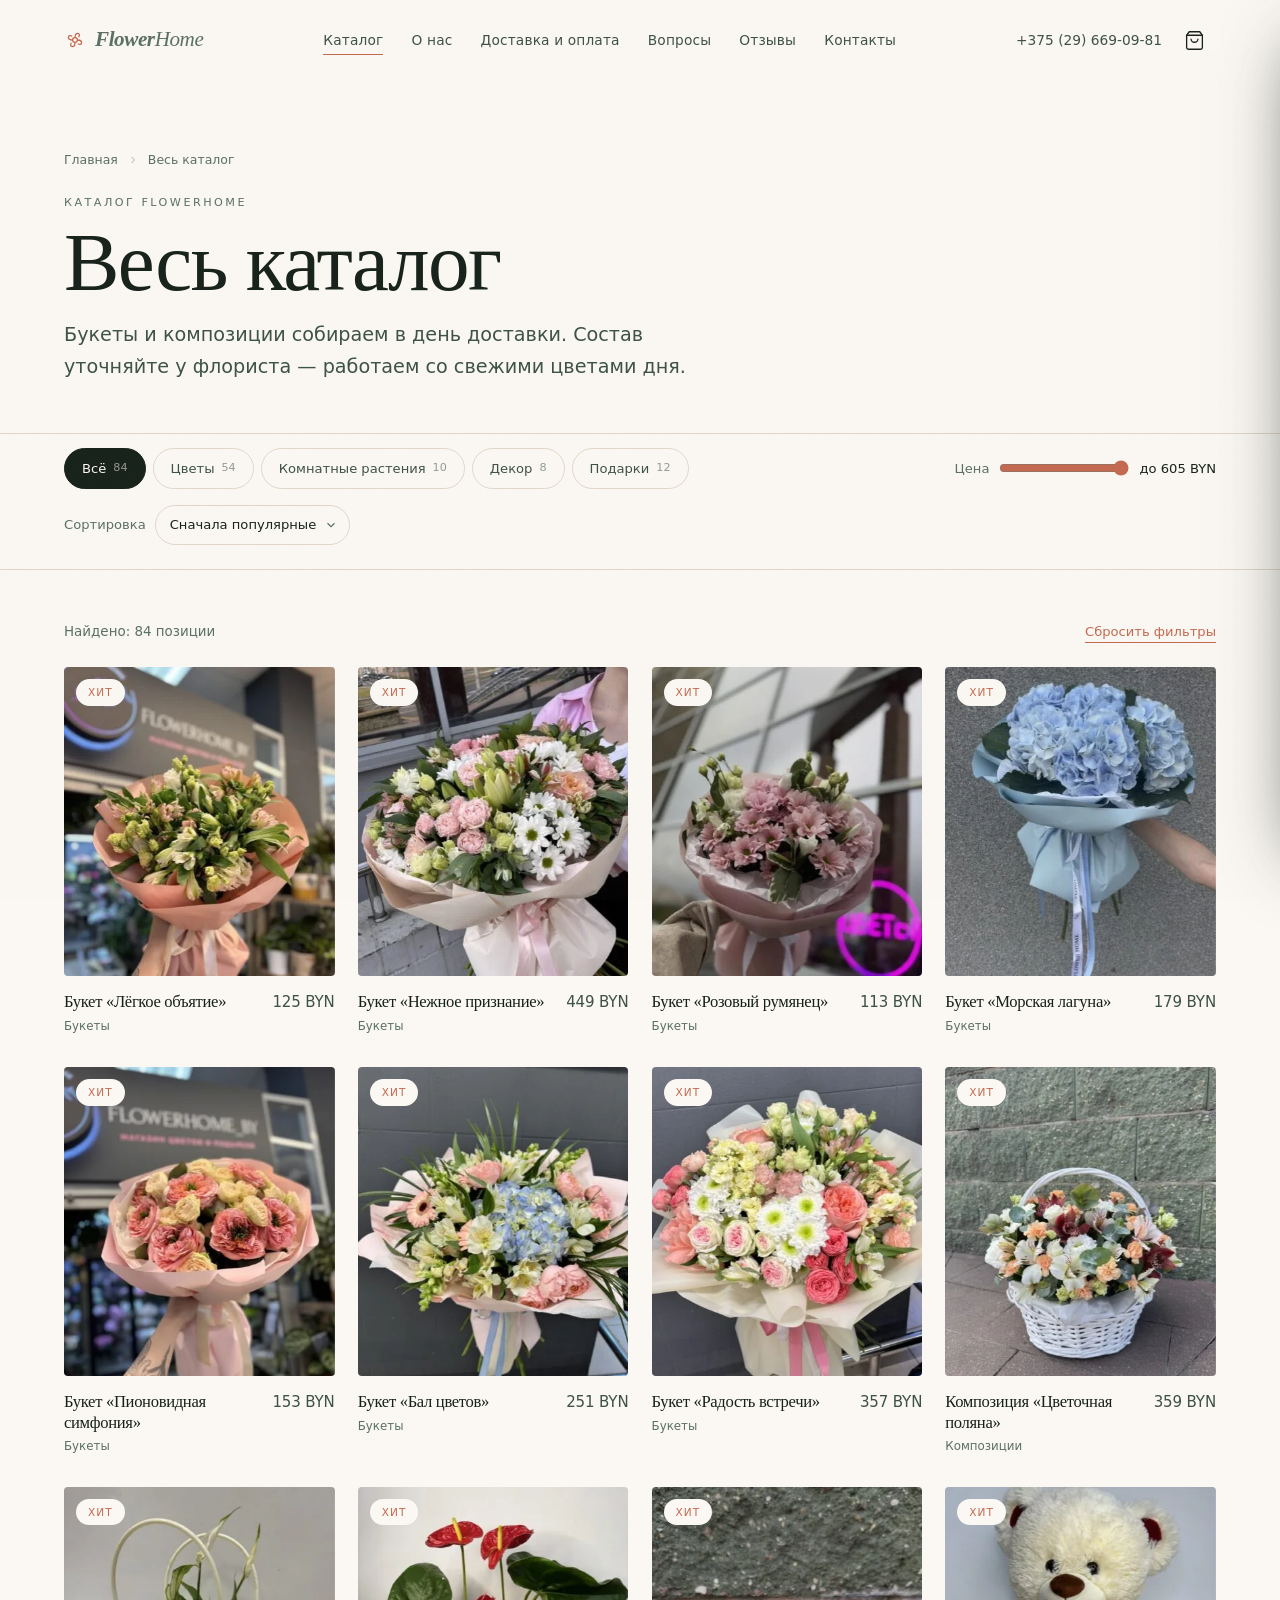
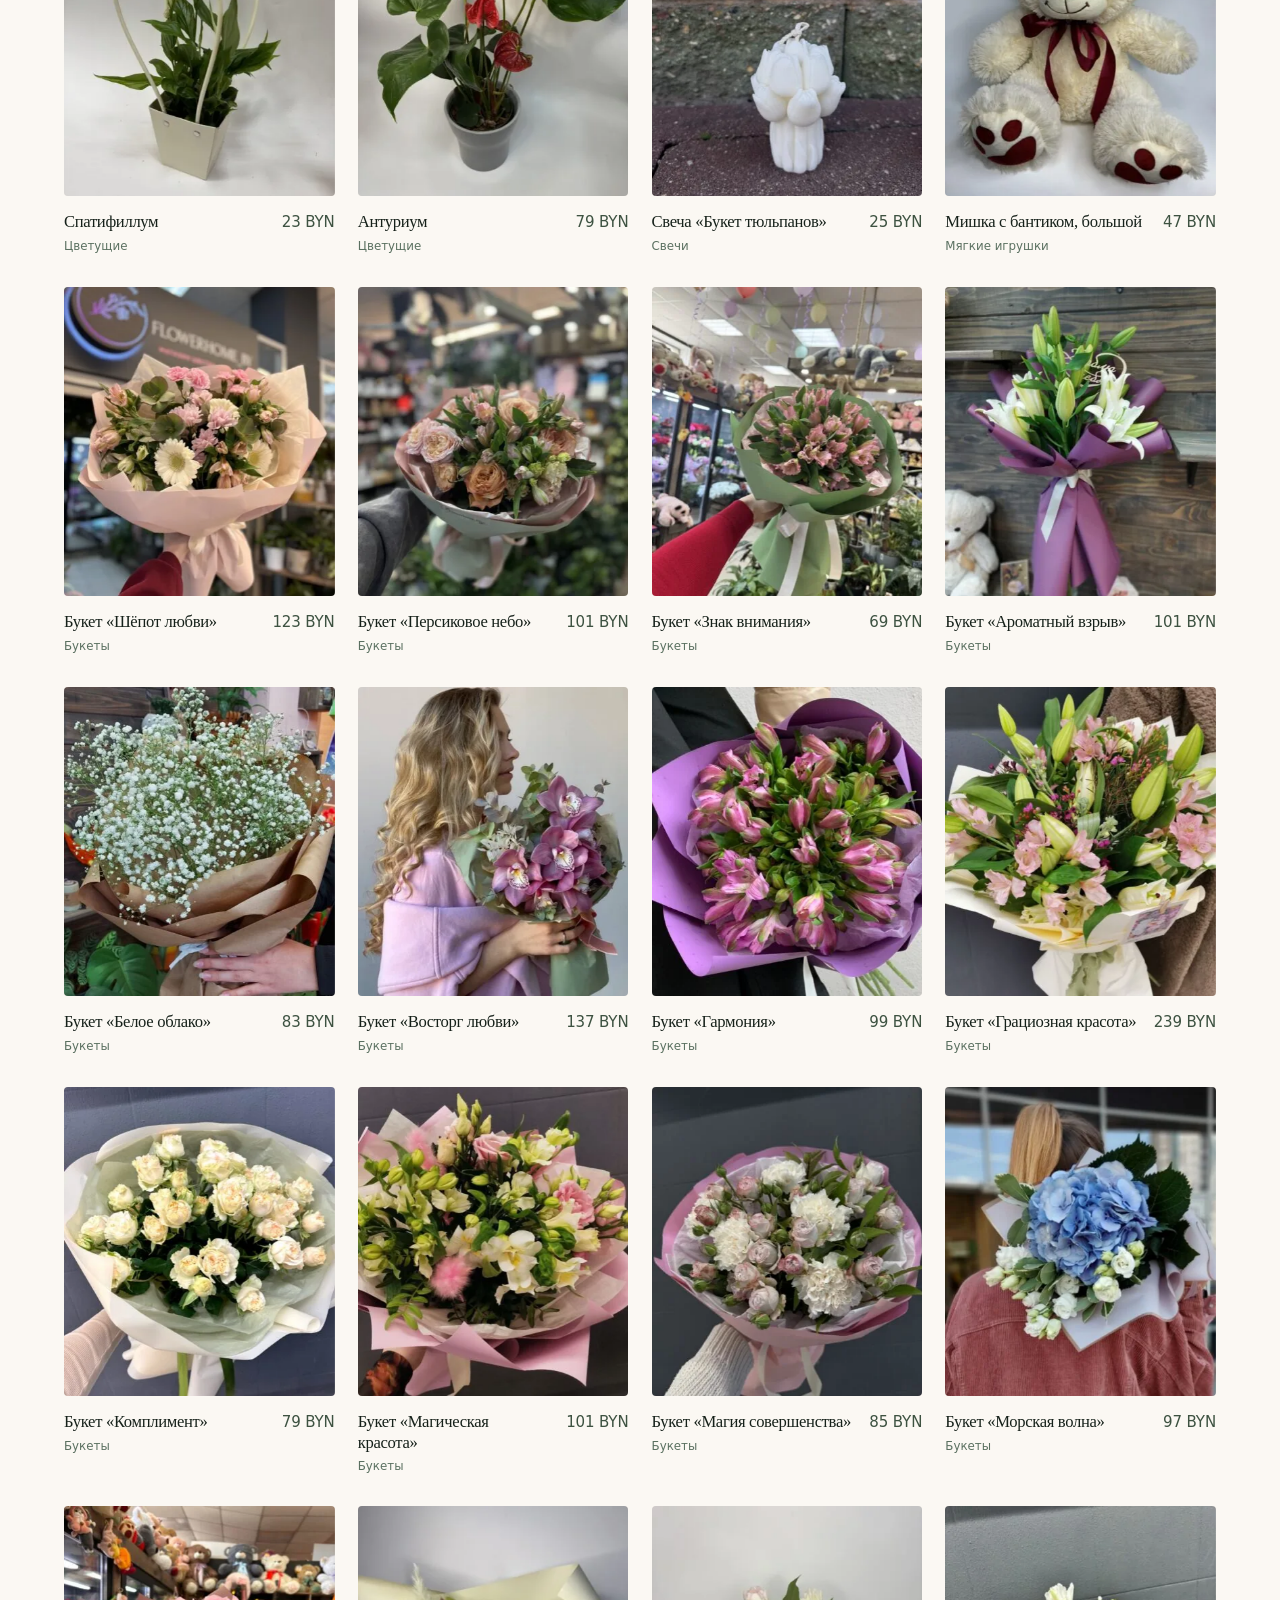
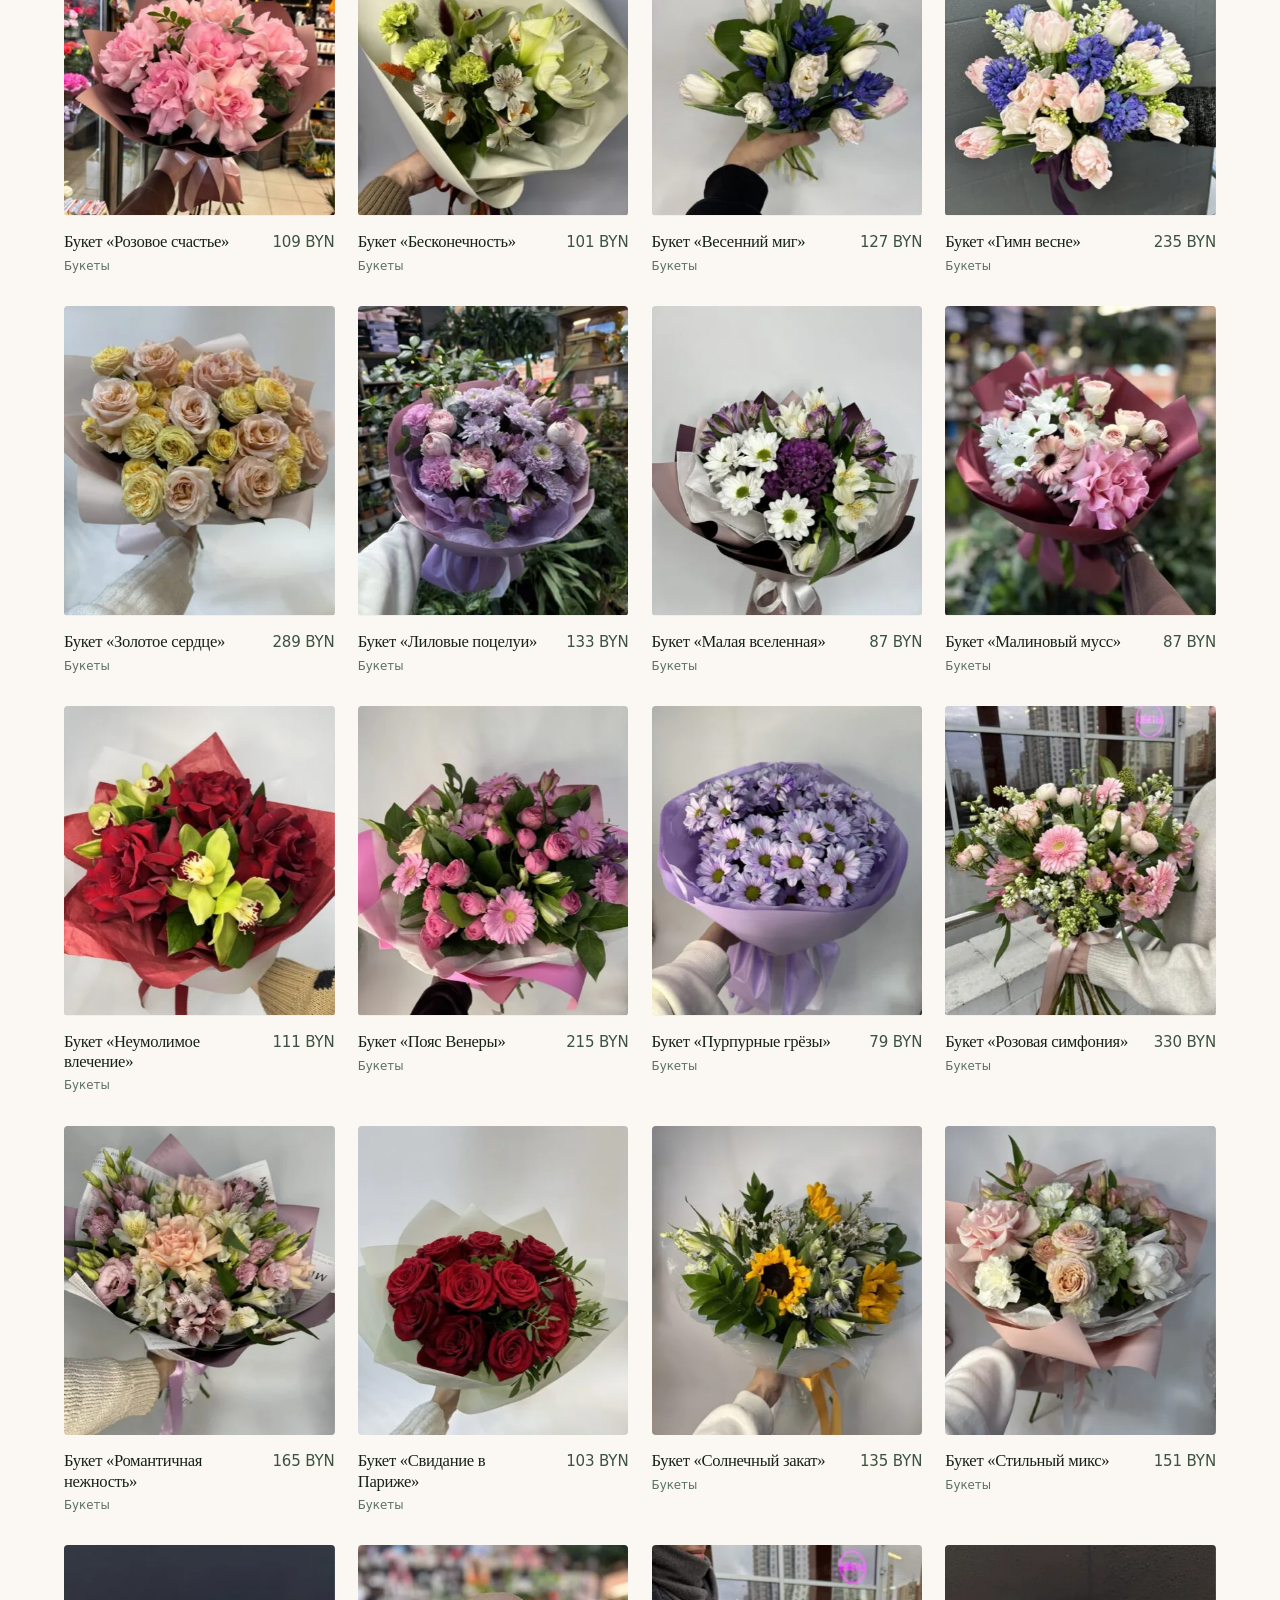
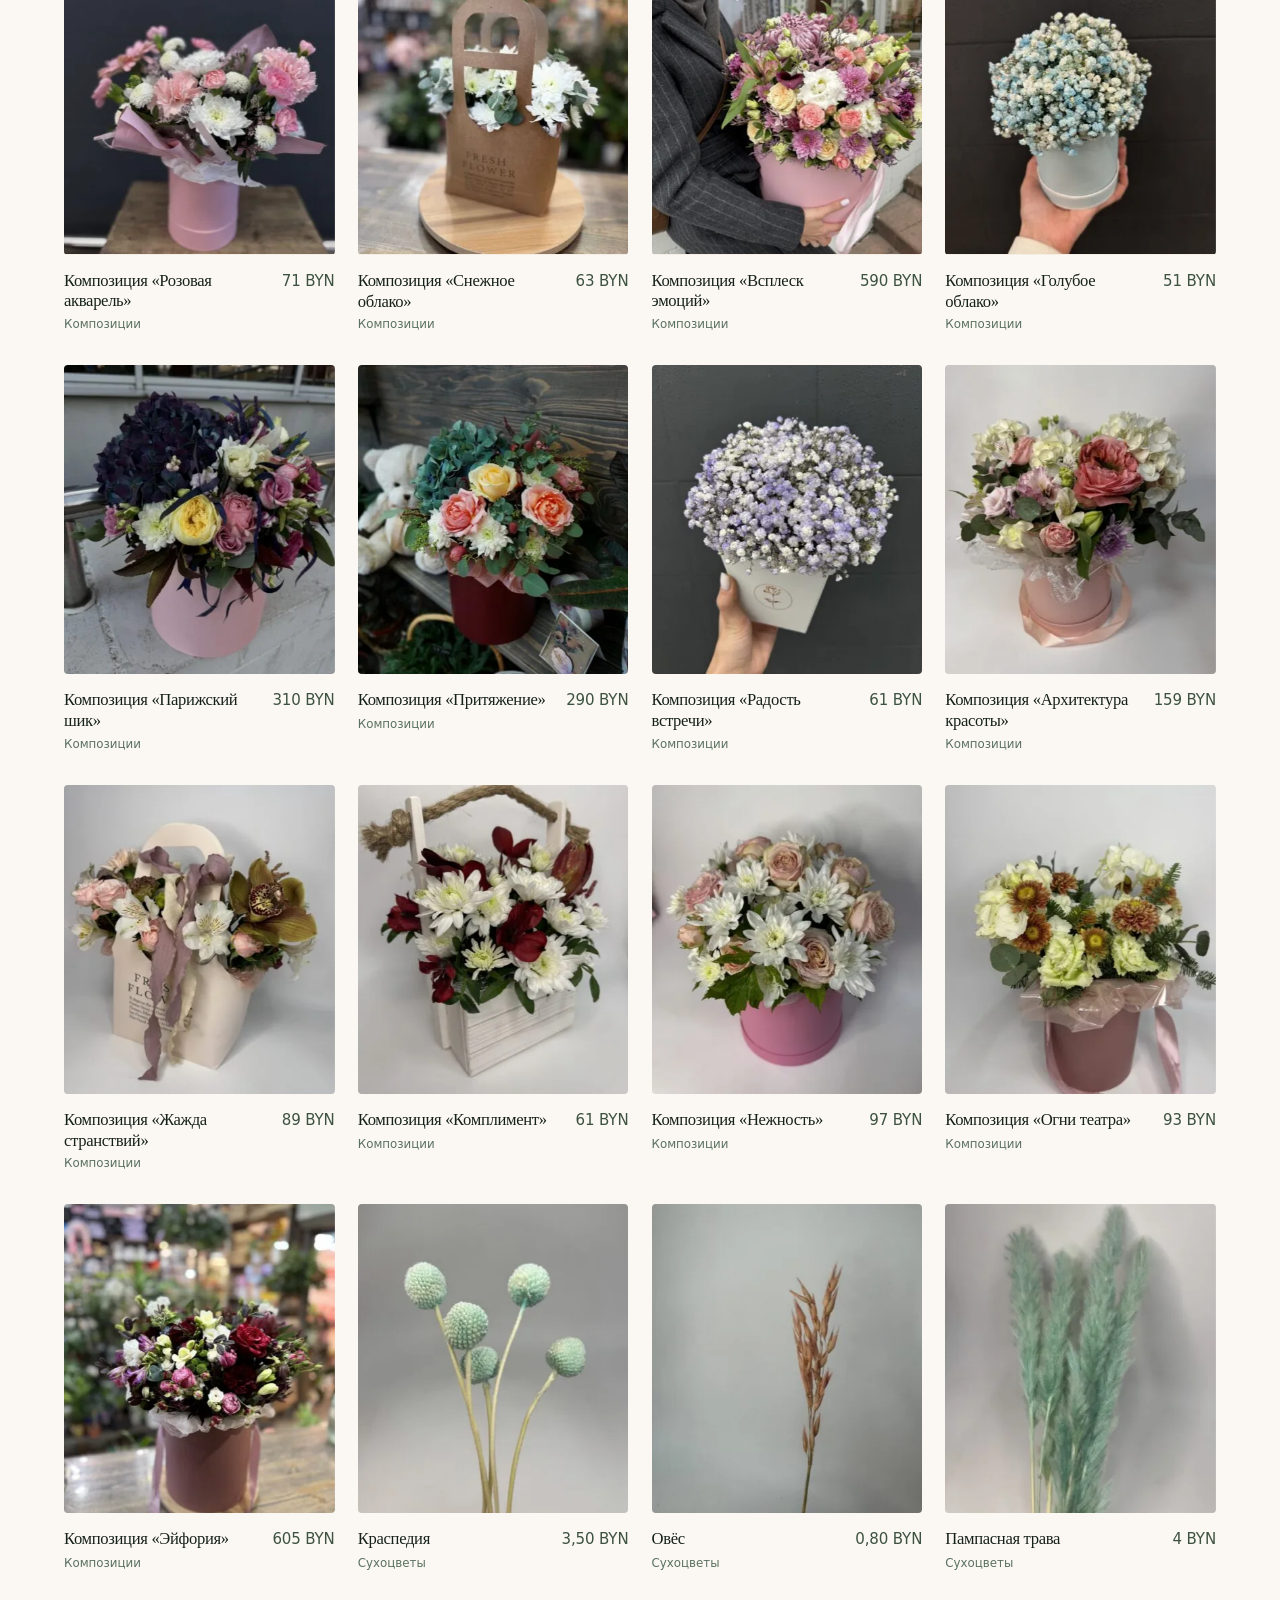
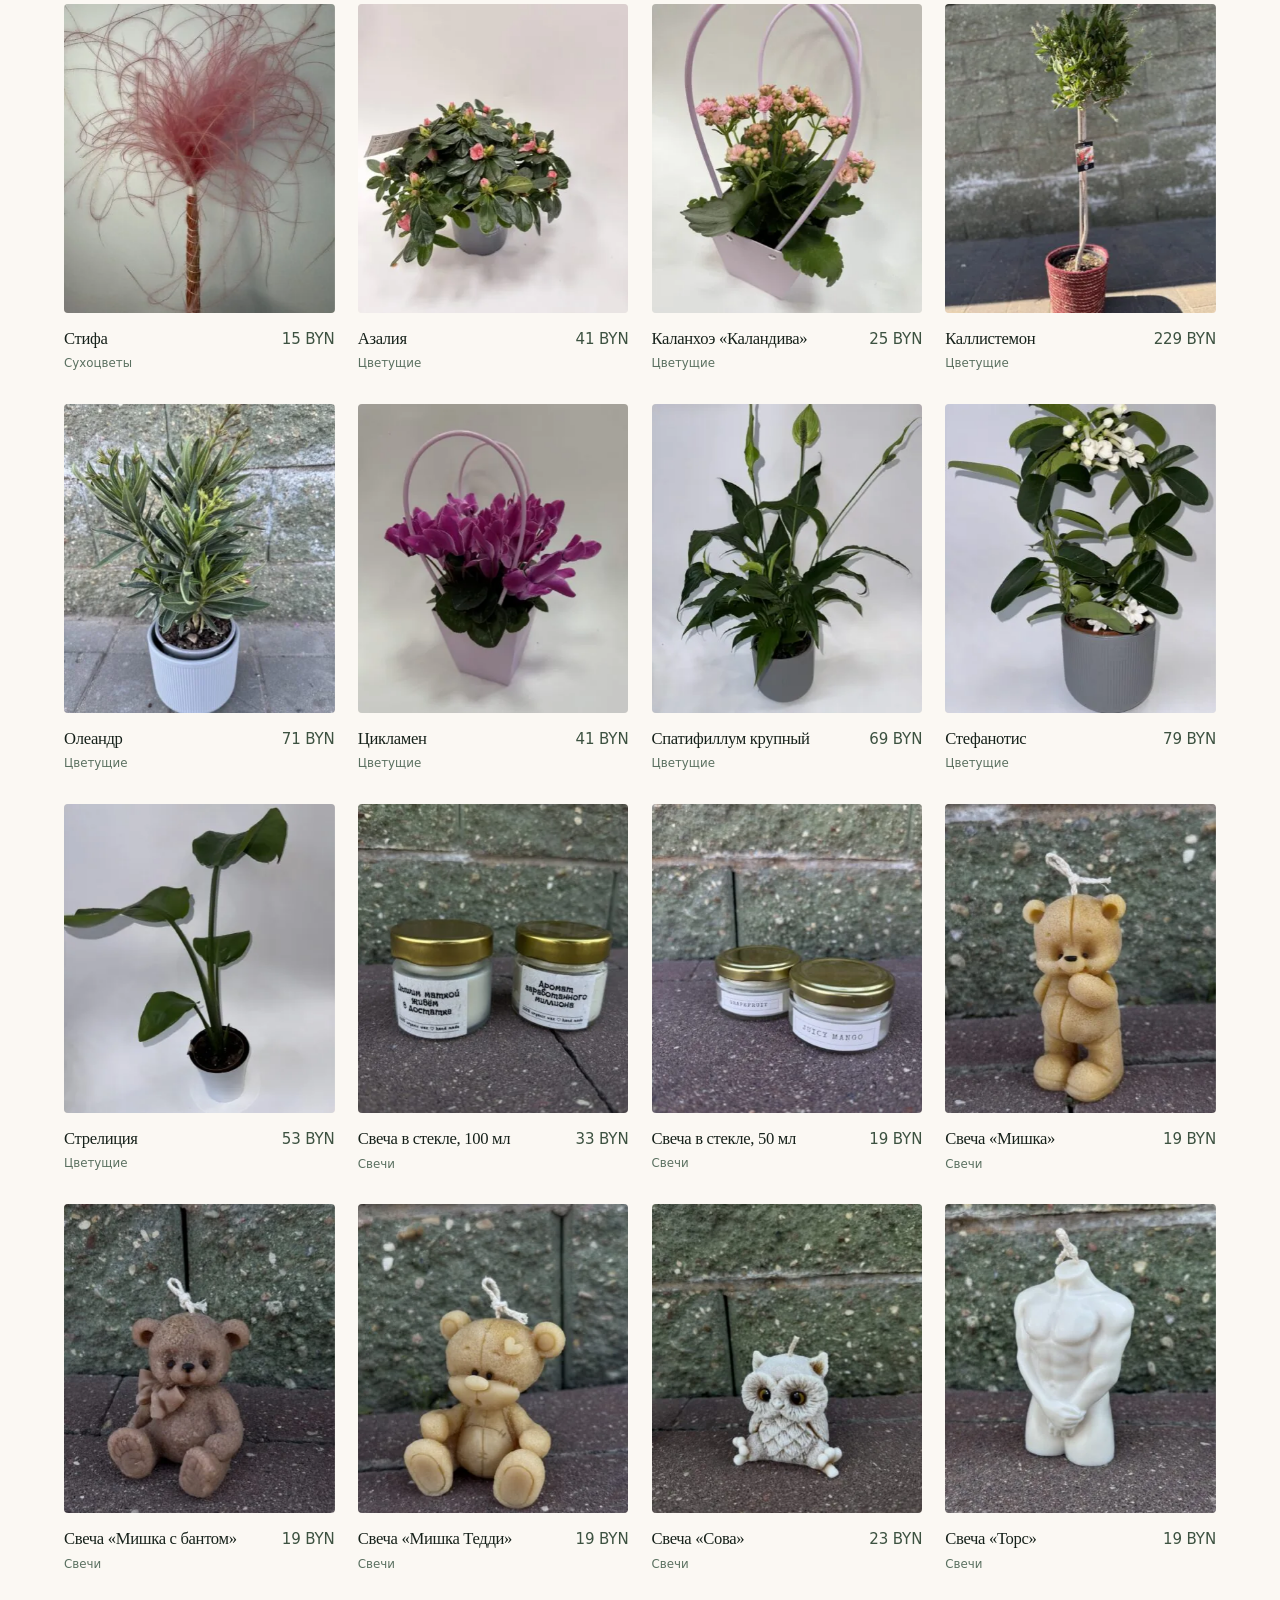
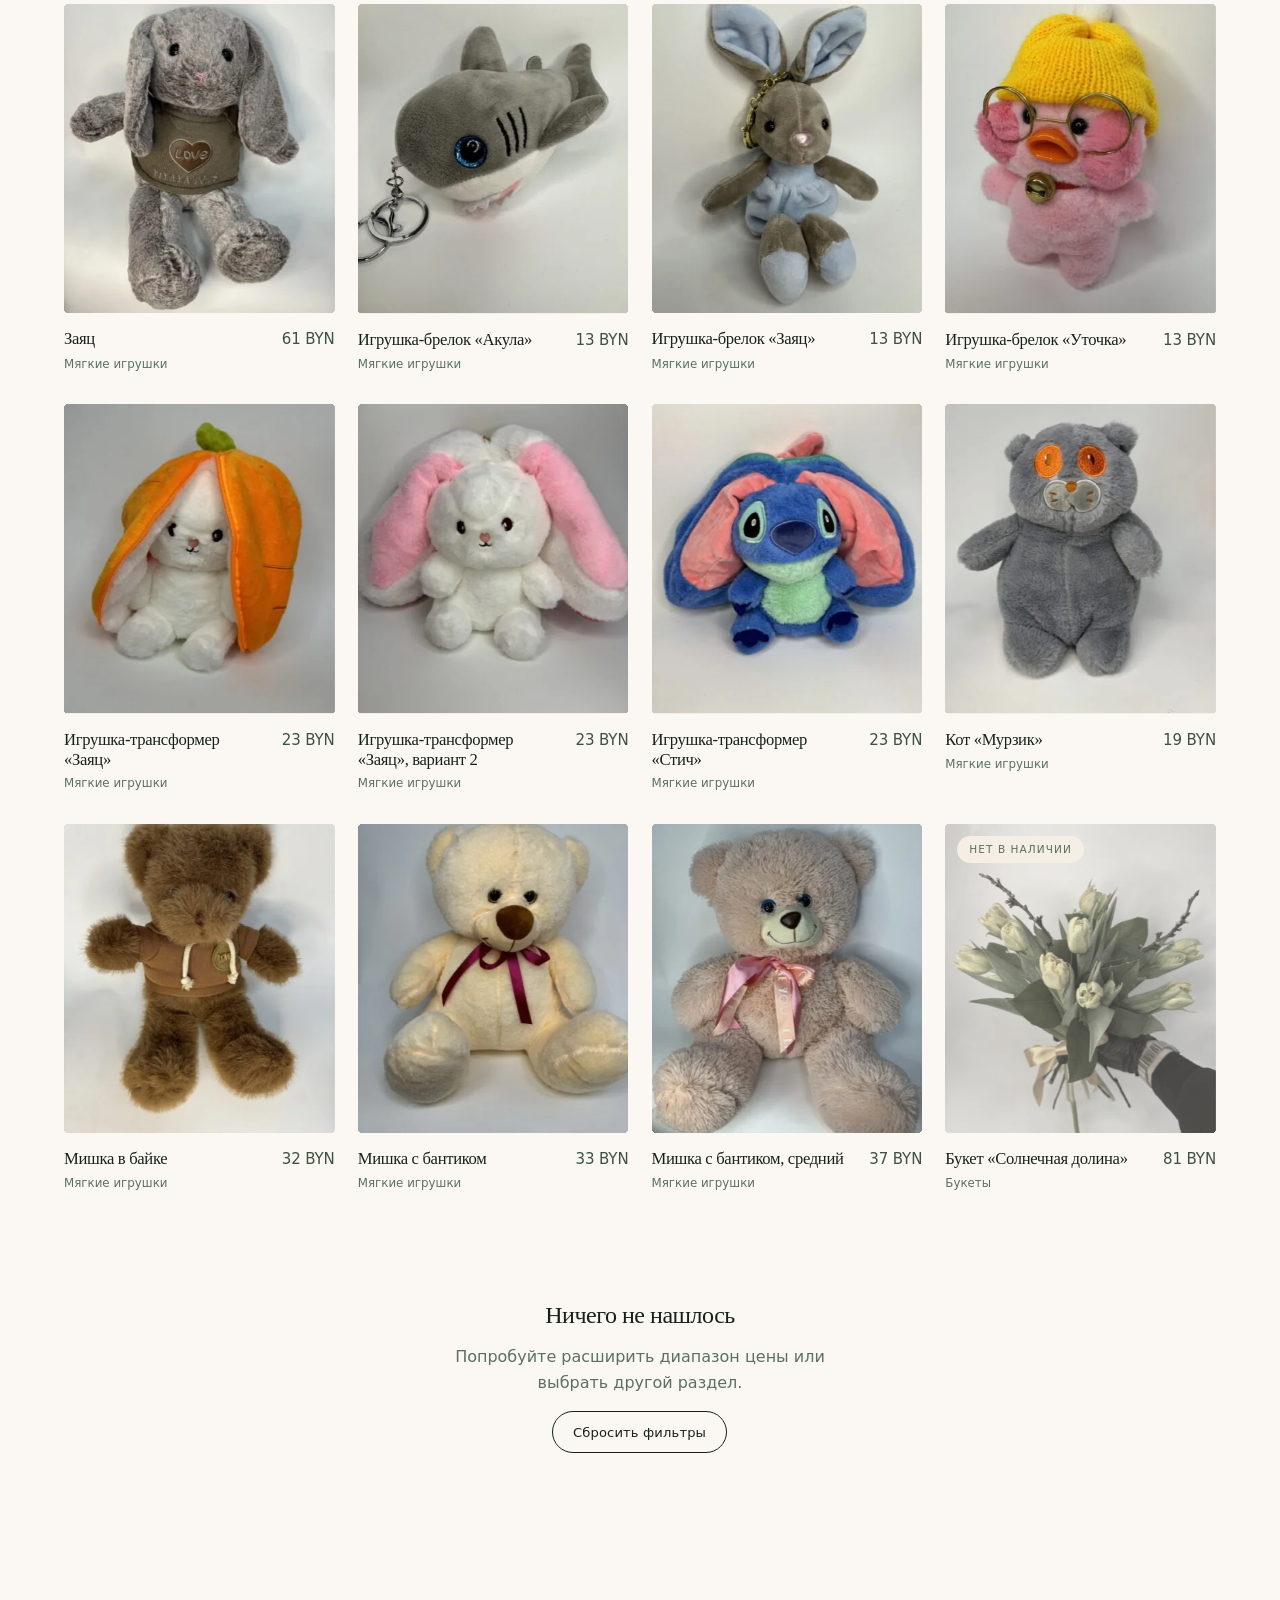
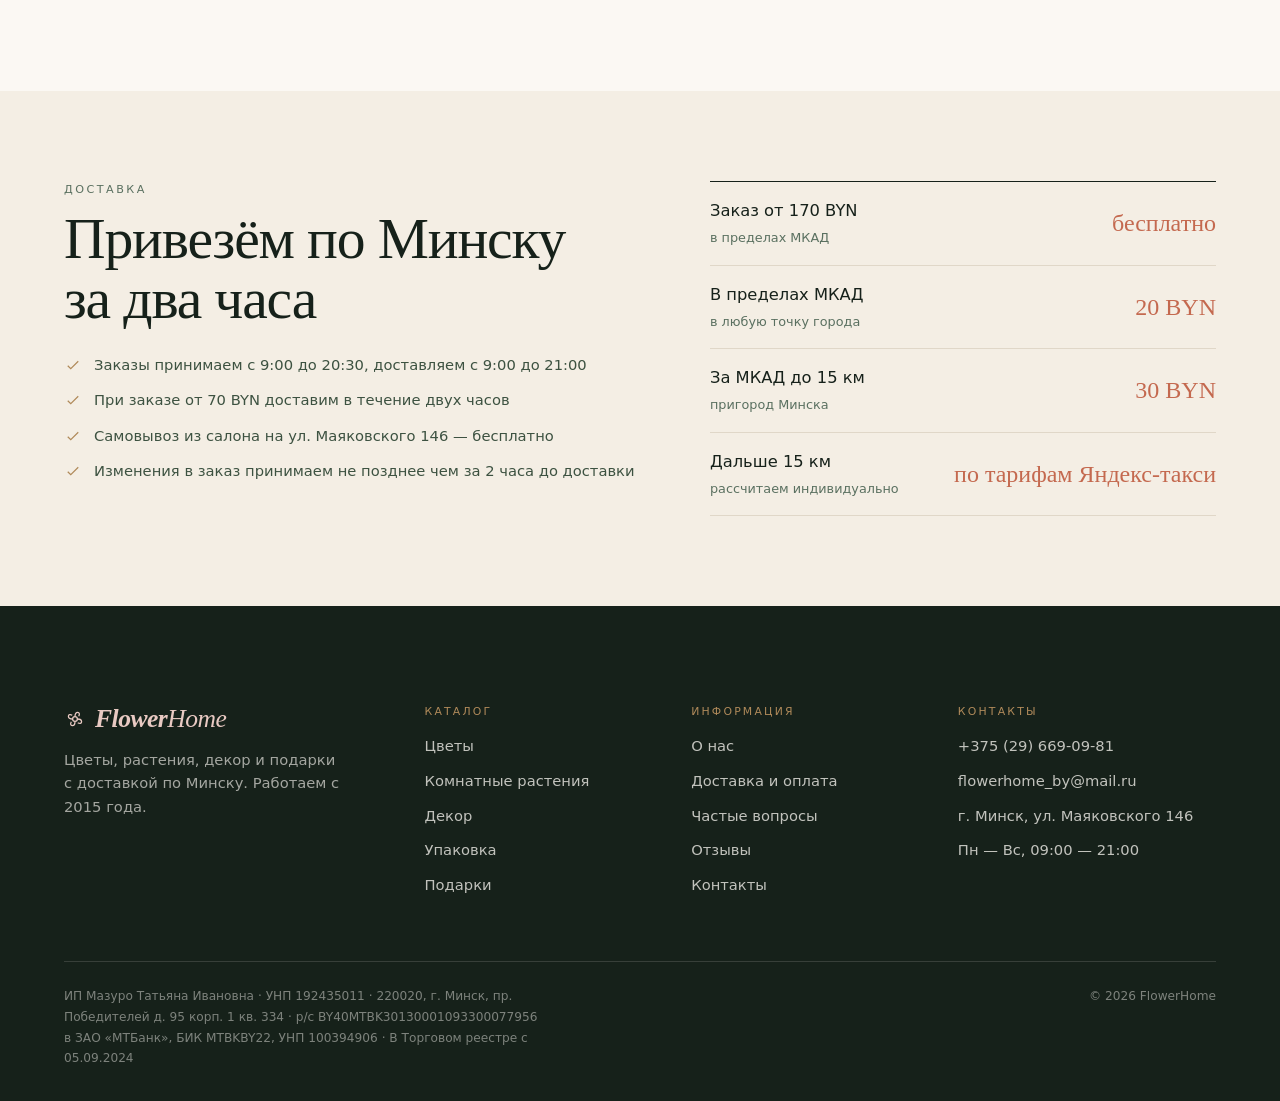
<file: catalog.html>
<!DOCTYPE html>
<html lang="ru">
<head>
<meta charset="UTF-8">
<meta name="viewport" content="width=device-width, initial-scale=1">
<title>Каталог — FlowerHome, цветы и подарки в Минске</title>
<meta name="description" content="Каталог FlowerHome: букеты, композиции, сухоцветы, комнатные растения, свечи и мягкие игрушки. Фильтры по разделам и цене, доставка по Минску.">
<link rel="stylesheet" href="css/site.min.css?v=5">
<link rel="icon" href="data:image/svg+xml,%3Csvg xmlns='http://www.w3.org/2000/svg' viewBox='0 0 32 32'%3E%3Ctext y='26' font-size='26'%3E%F0%9F%8C%B8%3C/text%3E%3C/svg%3E">
</head>
<body>

<a class="skip-link" href="#main">Перейти к содержимому</a>

<div class="cursor" id="cursor" aria-hidden="true"><span class="cursor__label" id="cursorLabel"></span></div>

<!-- ============ ШАПКА ============ -->
<header class="header" id="header">
  <div class="wrap header__inner">
    <a class="logo" href="index.html" data-cursor="На главную">
      <svg class="logo__mark" viewBox="0 0 24 24" fill="none" stroke="currentColor" stroke-width="1.4" aria-hidden="true">
        <circle cx="12" cy="12" r="2.6"/>
        <path d="M12 9.4c0-3 1.2-4.6 3-4.6s2.4 2 1 4.2M12 14.6c0 3-1.2 4.6-3 4.6s-2.4-2-1-4.2M9.4 12c-3 0-4.6-1.2-4.6-3s2-2.4 4.2-1M14.6 12c3 0 4.6 1.2 4.6 3s-2 2.4-4.2 1"/>
      </svg>
      <span><b>Flower</b><span>Home</span></span>
    </a>

    <nav class="nav" id="nav" aria-label="Основная навигация">
      <a href="catalog.html" aria-current="page">Каталог</a>
      <a href="index.html#about">О нас</a>
      <a href="index.html#delivery">Доставка и оплата</a>
      <a href="index.html#faq">Вопросы</a>
      <a href="index.html#reviews">Отзывы</a>
      <a href="index.html#contacts">Контакты</a>
    </nav>

    <div class="header__actions">
      <a class="header__phone" href="tel:+375296690981">+375 (29) 669-09-81</a>

      <button class="icon-btn" id="cartBtn" aria-label="Открыть корзину" data-cursor="Корзина">
        <svg viewBox="0 0 24 24" fill="none" stroke="currentColor" stroke-width="1.5" aria-hidden="true">
          <path d="M6 2 3 6v14a2 2 0 0 0 2 2h14a2 2 0 0 0 2-2V6l-3-4z"/>
          <path d="M3 6h18M16 10a4 4 0 0 1-8 0"/>
        </svg>
        <span class="cart-count" id="cartCount">0</span>
      </button>

      <button class="burger" id="burger" aria-label="Меню" aria-expanded="false">
        <span></span><span></span>
      </button>
    </div>
  </div>
</header>

<main id="main">

  <!-- ============ ШАПКА КАТАЛОГА ============ -->
  <section class="cat-hero">
    <div class="wrap">
      <nav class="crumbs" aria-label="Хлебные крошки">
        <a href="index.html">Главная</a>
        <svg viewBox="0 0 24 24" fill="none" stroke="currentColor" stroke-width="2" aria-hidden="true"><path d="m9 6 6 6-6 6"/></svg>
        <span id="crumbCurrent">Весь каталог</span>
      </nav>

      <p class="eyebrow">Каталог FlowerHome</p>
      <h1 class="h1" id="catalogTitle" style="margin-top:10px">Весь каталог</h1>
      <p class="lead" style="max-width:52ch;margin-top:var(--sp-2)">
        Букеты и композиции собираем в день доставки. Состав уточняйте
        у флориста — работаем со свежими цветами дня.
      </p>
    </div>
  </section>

  <!-- ============ ФИЛЬТРЫ ============ -->
  <div class="filters">
    <div class="wrap">
      <div class="filters__row">
        <div class="chips" id="catChips"></div>

        <div class="price-filter">
          <label for="priceRange">Цена</label>
          <input type="range" id="priceRange" min="0" max="700" value="700" step="1">
          <output id="priceOut">до 700 BYN</output>
        </div>

        <div class="sort">
          <label for="sortSelect">Сортировка</label>
          <select id="sortSelect">
            <option value="popular">Сначала популярные</option>
            <option value="cheap">Сначала дешёвые</option>
            <option value="pricey">Сначала дорогие</option>
            <option value="name">По названию</option>
          </select>
        </div>
      </div>

      <div class="chips" id="subChips" style="margin-top:10px" hidden></div>
    </div>
  </div>

  <!-- ============ СЕТКА ТОВАРОВ ============ -->
  <section class="wrap" style="padding-bottom:clamp(64px,10vw,140px)">
    <div class="results-line">
      <span id="resultCount"></span>
      <button class="reset-link" id="resetFilters" type="button">Сбросить фильтры</button>
    </div>

    <div class="grid-products" id="catalogGrid"></div>

    <div class="empty-state" id="emptyState" hidden>
      <h3>Ничего не нашлось</h3>
      <p>Попробуйте расширить диапазон цены или выбрать другой раздел.</p>
      <button class="btn btn--ghost btn--sm" type="button"
              onclick="document.getElementById('resetFilters').click()">Сбросить фильтры</button>
    </div>
  </section>

  <!-- ============ НАПОМИНАНИЕ О ДОСТАВКЕ ============ -->
  <section class="section" style="background:var(--paper-warm);padding-block:clamp(48px,7vw,90px)">
    <div class="wrap">
      <div class="deliver">
        <div>
          <p class="eyebrow" data-reveal>Доставка</p>
          <h2 class="h2" data-reveal style="margin-top:10px">Привезём по Минску<br>за два часа</h2>
          <div class="facts" id="facts" style="margin-top:var(--sp-3)"></div>
        </div>
        <div class="tiers" id="tiers"></div>
      </div>
    </div>
  </section>

</main>

<!-- ============ ПОДВАЛ ============ -->
<footer class="footer">
  <div class="wrap">
    <div class="footer__top">
      <div class="footer__brand">
        <a class="logo" href="index.html">
          <svg class="logo__mark" viewBox="0 0 24 24" fill="none" stroke="currentColor" stroke-width="1.4" aria-hidden="true">
            <circle cx="12" cy="12" r="2.6"/>
            <path d="M12 9.4c0-3 1.2-4.6 3-4.6s2.4 2 1 4.2M12 14.6c0 3-1.2 4.6-3 4.6s-2.4-2-1-4.2M9.4 12c-3 0-4.6-1.2-4.6-3s2-2.4 4.2-1M14.6 12c3 0 4.6 1.2 4.6 3s-2 2.4-4.2 1"/>
          </svg>
          <span><b>Flower</b><span>Home</span></span>
        </a>
        <p class="footer__tag">Цветы, растения, декор и подарки с доставкой по Минску. Работаем с 2015 года.</p>
      </div>

      <div class="footer__col">
        <h4>Каталог</h4>
        <ul id="footerCats"></ul>
      </div>

      <div class="footer__col">
        <h4>Информация</h4>
        <ul>
          <li><a href="index.html#about">О нас</a></li>
          <li><a href="index.html#delivery">Доставка и оплата</a></li>
          <li><a href="index.html#faq">Частые вопросы</a></li>
          <li><a href="index.html#reviews">Отзывы</a></li>
          <li><a href="index.html#contacts">Контакты</a></li>
        </ul>
      </div>

      <div class="footer__col">
        <h4>Контакты</h4>
        <ul>
          <li><a href="tel:+375296690981">+375 (29) 669-09-81</a></li>
          <li><a href="mailto:flowerhome_by@mail.ru">flowerhome_by@mail.ru</a></li>
          <li><span>г. Минск, ул. Маяковского 146</span></li>
          <li><span>Пн — Вс, 09:00 — 21:00</span></li>
        </ul>
      </div>
    </div>

    <div class="footer__bottom">
      <p class="footer__legal">
        ИП Мазуро Татьяна Ивановна · УНП 192435011 · 220020, г. Минск, пр. Победителей д. 95 корп. 1 кв. 334 ·
        р/с BY40MTBK30130001093300077956 в ЗАО «МТБанк», БИК MTBKBY22, УНП 100394906 ·
        В Торговом реестре с 05.09.2024
      </p>
      <p>© <span id="year">2026</span> FlowerHome</p>
    </div>
  </div>
</footer>

<button class="to-top" id="toTop" aria-label="Наверх">
  <svg viewBox="0 0 24 24" fill="none" stroke="currentColor" stroke-width="1.8" aria-hidden="true"><path d="M12 19V5M6 11l6-6 6 6"/></svg>
</button>

<!-- ============ КОРЗИНА ============ -->
<div class="drawer__scrim" id="drawerScrim"></div>

<aside class="drawer" id="drawer" aria-label="Корзина" aria-hidden="true">
  <div class="drawer__head">
    <h2>Корзина</h2>
    <button class="icon-btn" id="drawerClose" aria-label="Закрыть корзину">
      <svg viewBox="0 0 24 24" fill="none" stroke="currentColor" stroke-width="1.6" aria-hidden="true"><path d="M18 6 6 18M6 6l12 12"/></svg>
    </button>
  </div>

  <div class="drawer__body" id="drawerBody"></div>
  <div class="drawer__foot" id="drawerFoot" hidden></div>
</aside>

<!-- ============ МОДАЛКА ТОВАРА ============ -->
<div class="modal" id="modal" role="dialog" aria-modal="true" aria-labelledby="modalTitle" aria-hidden="true">
  <div class="modal__backdrop" data-close></div>
  <div class="modal__panel">
    <button class="modal__close" data-close aria-label="Закрыть">
      <svg viewBox="0 0 24 24" fill="none" stroke="currentColor" stroke-width="1.6" aria-hidden="true"><path d="M18 6 6 18M6 6l12 12"/></svg>
    </button>
    <div class="modal__media"><img id="modalImg" alt=""></div>
    <div class="modal__body">
      <p class="modal__cat" id="modalCat"></p>
      <h3 class="modal__title" id="modalTitle"></h3>
      <p class="modal__price" id="modalPrice"></p>
      <p class="modal__note" id="modalNote"></p>
      <button class="btn btn--full" id="modalAdd">В корзину</button>
      <div class="modal__meta">
        <span>Доставка по Минску от 2 часов при заказе от 70 BYN</span>
        <span>Самовывоз из салона на ул. Маяковского 146 — бесплатно</span>
        <span>Состав уточняйте у флориста — собираем из свежих цветов дня</span>
      </div>
    </div>
  </div>
</div>

<div class="toast" id="toast" role="status" aria-live="polite"></div>

<script src="js/data.js?v=2"></script>
<script src="js/cart.min.js?v=2"></script>
<script src="js/app.min.js?v=2"></script>
<script src="js/animations.min.js?v=2"></script>
</body>
</html>
</file>
<file: css/site.min.css>
:root{--paper: #FBF8F3;--paper-warm: #F4EEE4;--ink: #16211A;--ink-soft: #3D5241;--moss: #5A7060;--clay: #C4694F;--clay-deep: #A8543D;--blush: #E8C9C2;--gold: #B08A5A;--line: #E0D7C8;--white: #FFFFFF;--serif: "Playfair Display", "Times New Roman", serif;--sans: "Inter", -apple-system, "Segoe UI", system-ui, sans-serif;--sp-1: 8px;--sp-2: 16px;--sp-3: 24px;--sp-4: 32px;--sp-5: 48px;--sp-6: 64px;--sp-7: 96px;--sp-8: 128px;--gutter: clamp(20px, 5vw, 72px);--maxw: 1440px;--ease: cubic-bezier(.22, 1, .36, 1);--ease-io: cubic-bezier(.65, 0, .35, 1);--t-fast: .2s;--t-mid: .4s;--t-slow: .8s;--radius: 2px;--radius-lg: 4px}*,*:before,*:after{box-sizing:border-box}*{margin:0;padding:0}html{-webkit-text-size-adjust:100%;scroll-behavior:smooth;overflow-x:clip}body{background:var(--paper);color:var(--ink);font-family:var(--sans);font-size:16px;font-weight:400;line-height:1.6;-webkit-font-smoothing:antialiased;text-rendering:optimizeLegibility;overflow-x:clip}body.is-locked{overflow:hidden}img,picture,svg,video{display:block;max-width:100%}button,input,textarea,select{font:inherit;color:inherit;background:none;border:none}button{cursor:pointer}a{color:inherit;text-decoration:none}ul,ol{list-style:none}:focus-visible{outline:2px solid var(--clay);outline-offset:3px;border-radius:var(--radius)}:focus:not(:focus-visible){outline:none}h1,h2,h3,h4{font-family:var(--serif);font-weight:400;line-height:1.05;letter-spacing:-.02em}.display{font-size:clamp(2.9rem,8vw,7.2rem);line-height:.9;letter-spacing:-.035em;text-transform:uppercase}.h1{font-size:clamp(2.4rem,6.5vw,5.5rem);line-height:.98}.h2{font-size:clamp(2rem,4.5vw,3.6rem);line-height:1.04}.h3{font-size:clamp(1.35rem,2.2vw,1.85rem);line-height:1.2}.serif-it{font-family:var(--serif);font-style:italic;font-weight:400}.eyebrow{font-family:var(--sans);font-size:.7rem;font-weight:500;letter-spacing:.22em;text-transform:uppercase;color:var(--moss)}.lead{font-size:clamp(1.02rem,1.5vw,1.22rem);line-height:1.62;color:var(--ink-soft)}.muted{color:var(--moss)}.price{font-family:var(--sans);font-weight:500;font-variant-numeric:tabular-nums;letter-spacing:-.01em}.wrap{width:100%;max-width:var(--maxw);margin-inline:auto;padding-inline:var(--gutter)}.section{padding-block:clamp(64px,10vw,150px)}.rule{height:1px;background:var(--line);border:0}.sr-only{position:absolute;width:1px;height:1px;padding:0;margin:-1px;overflow:hidden;clip:rect(0 0 0 0);white-space:nowrap}.skip-link{position:absolute;top:-100px;left:var(--gutter);z-index:999;background:var(--ink);color:var(--paper);padding:12px 20px;transition:top var(--t-fast) var(--ease)}.skip-link:focus{top:12px}body:before{content:"";position:fixed;inset:0;z-index:9998;pointer-events:none;opacity:.035;background-image:url("data:image/svg+xml,%3Csvg xmlns='http://www.w3.org/2000/svg' width='160' height='160'%3E%3Cfilter id='n'%3E%3CfeTurbulence type='fractalNoise' baseFrequency='0.8' numOctaves='4'/%3E%3C/filter%3E%3Crect width='160' height='160' filter='url(%23n)'/%3E%3C/svg%3E")}.intro{position:fixed;inset:0;z-index:9999;background:var(--paper);overflow:hidden}.intro.is-done{visibility:hidden}.intro__cols{position:absolute;inset:-6% -2%;display:grid;grid-template-columns:repeat(5,1fr);gap:clamp(10px,1.4vw,22px);transform:rotate(-4deg) scale(1.12);transition:opacity .5s var(--ease),filter .8s var(--ease),transform 1.2s var(--ease)}.intro__col{overflow:hidden}.intro__strip{display:grid;gap:clamp(10px,1.4vw,22px)}.intro__strip img{width:100%;aspect-ratio:400 / 457;object-fit:cover;border-radius:6px}.intro.is-active .intro__strip{animation:stripDown var(--sp, 28s) linear infinite}.intro.is-active .intro__col--up .intro__strip{animation-name:stripUp}@keyframes stripDown{0%{transform:translateY(-50%)}to{transform:translateY(0)}}@keyframes stripUp{0%{transform:translateY(0)}to{transform:translateY(-50%)}}.intro__veil{position:absolute;inset:0;background:radial-gradient(ellipse 52% 40% at 50% 48%,color-mix(in srgb,var(--paper) 94%,transparent),color-mix(in srgb,var(--paper) 80%,transparent) 55%,color-mix(in srgb,var(--paper) 18%,transparent)),linear-gradient(color-mix(in srgb,var(--paper) 52%,transparent),transparent 42%,color-mix(in srgb,var(--paper) 74%,transparent) 82%,color-mix(in srgb,var(--paper) 94%,transparent));backdrop-filter:blur(2px);-webkit-backdrop-filter:blur(2px);transition:opacity .5s var(--ease)}.intro__content{position:absolute;inset:0;z-index:3;display:flex;flex-direction:column;justify-content:center;align-items:center;padding-inline:var(--gutter);text-align:center;transition:opacity .45s var(--ease),transform .7s var(--ease)}.intro__logo{font-family:var(--serif);font-size:clamp(2.4rem,6.5vw,5rem);line-height:1;letter-spacing:-.03em;display:flex;justify-content:center}.intro__word{display:block;overflow:hidden}.intro__word>span{display:block;transform:translateY(105%)}.intro__word--it>span{font-style:italic;color:var(--clay)}.intro.is-active .intro__word>span{animation:introUp .15s var(--ease) forwards;animation-delay:105ms}.intro.is-active .intro__word--it>span{animation-delay:125ms}@keyframes introUp{to{transform:translateY(0)}}.intro__desc{margin:var(--sp-3) auto 0;max-width:62ch;font-size:clamp(.88rem,1.2vw,1.02rem);line-height:1.75;color:var(--ink-soft)}.intro__ln{display:block;overflow:hidden}.intro__ln>span{display:block;transform:translateY(110%);opacity:0}.intro.is-active .intro__ln>span{animation:introLine .135s var(--ease) forwards}.intro.is-active .intro__ln:nth-child(1)>span{animation-delay:173ms}.intro.is-active .intro__ln:nth-child(2)>span{animation-delay:189ms}.intro.is-active .intro__ln:nth-child(3)>span{animation-delay:206ms}@keyframes introLine{to{transform:translateY(0);opacity:1}}.intro__motto{margin-top:var(--sp-3);font-family:var(--serif);font-style:italic;font-size:clamp(1.1rem,2vw,1.6rem);color:var(--gold)}.intro__motto>span{display:inline-block;opacity:0;transform:translateY(18px)}.intro.is-active .intro__motto>span{animation:introMotto .15s var(--ease) 255ms forwards}@keyframes introMotto{to{opacity:1;transform:translateY(0)}}.intro__motto:before,.intro__motto:after{content:"";display:inline-block;width:clamp(20px,4vw,48px);height:1px;background:var(--gold);vertical-align:middle;margin-inline:14px;transform:scaleX(0);transition:transform .135s var(--ease) 285ms}.intro__motto:before{transform-origin:right}.intro__motto:after{transform-origin:left}.intro.is-active .intro__motto:before,.intro.is-active .intro__motto:after{transform:scaleX(1)}.intro__bar{position:absolute;left:0;right:0;bottom:clamp(24px,5vh,52px);z-index:3;display:flex;align-items:center;gap:var(--sp-2);padding-inline:var(--gutter);font-family:var(--serif);font-size:.92rem;color:var(--ink-soft);font-variant-numeric:tabular-nums;transition:opacity .45s var(--ease)}.intro__count{min-width:4.5ch}.intro__max{font-family:var(--sans);font-size:.66rem;letter-spacing:.18em;text-transform:uppercase;opacity:.5;white-space:nowrap}@media(max-width:560px){.intro__max{display:none}}.intro__line{flex-grow:1;height:1px;background:var(--line);position:relative;overflow:hidden}.intro__line i{position:absolute;inset:0 auto 0 0;width:0;background:var(--clay)}.intro__curtain{position:absolute;inset:0;z-index:4;display:grid;grid-template-columns:repeat(5,1fr);pointer-events:none}.intro__curtain i{display:block;background:var(--paper);transform:translateY(101%)}.intro.is-out .intro__curtain i{transform:translateY(0);transition:transform .62s cubic-bezier(.65,0,.35,1);transition-delay:calc(var(--c) * 55ms)}.intro.is-lift{transform:translateY(-101%);transition:transform .85s cubic-bezier(.76,0,.24,1)}.intro.is-out .intro__cols{opacity:.35;filter:blur(6px);transform:rotate(-4deg) scale(1.2)}.intro.is-out .intro__content{opacity:0;transform:translateY(-24px)}.intro.is-out .intro__bar,.intro.is-out .intro__veil{opacity:0}@media(max-width:700px){.intro__cols{grid-template-columns:repeat(3,1fr)}.intro__cols>:nth-child(4),.intro__cols>:nth-child(5){display:none}.intro__curtain{grid-template-columns:repeat(3,1fr)}.intro__curtain i:nth-child(4),.intro__curtain i:nth-child(5){display:none}.intro__desc{max-width:42ch}}@media(prefers-reduced-motion:reduce){.intro__word>span,.intro__ln>span,.intro__motto>span{transform:none;opacity:1}.intro__cols{display:none}}.cursor{position:fixed;top:0;left:0;width:34px;height:34px;margin:-17px 0 0 -17px;border:1px solid var(--ink-soft);border-radius:50%;pointer-events:none;z-index:9997;opacity:0;transition:width .3s var(--ease),height .3s var(--ease),margin .3s var(--ease),background-color .3s var(--ease),border-color .3s var(--ease),opacity .3s var(--ease);mix-blend-mode:multiply}.cursor.is-visible{opacity:1}.cursor.is-hover{width:66px;height:66px;margin:-33px 0 0 -33px;background:var(--clay);border-color:var(--clay);mix-blend-mode:normal}.cursor__label{position:absolute;inset:0;display:grid;place-items:center;font-size:.58rem;letter-spacing:.1em;text-transform:uppercase;color:var(--paper);opacity:0;transition:opacity .2s var(--ease)}.cursor.is-hover .cursor__label{opacity:1}@media(hover:none),(pointer:coarse){.cursor{display:none}}.header{position:fixed;top:0;left:0;right:0;z-index:900;padding-block:18px;background:color-mix(in srgb,var(--paper) 82%,transparent);backdrop-filter:blur(14px) saturate(1.2);-webkit-backdrop-filter:blur(14px) saturate(1.2);border-bottom:1px solid transparent;transition:transform .5s var(--ease),border-color var(--t-mid),background-color var(--t-mid),padding var(--t-mid)}.header.is-stuck{border-bottom-color:var(--line);padding-block:12px}.header.is-hidden{transform:translateY(-105%)}.header__inner{display:flex;align-items:center;justify-content:space-between;gap:var(--sp-3)}.logo{display:flex;align-items:baseline;gap:9px;font-family:var(--serif);font-size:1.32rem;letter-spacing:-.02em;line-height:1;flex-shrink:0}.logo__mark{width:22px;height:22px;flex-shrink:0;align-self:center;color:var(--clay);transition:transform .6s var(--ease)}.logo:hover .logo__mark{transform:rotate(90deg)}.logo b{font-weight:600}.logo span{color:var(--moss);font-style:italic}.nav{display:flex;align-items:center;gap:clamp(16px,2.2vw,34px)}.nav a{position:relative;font-size:.86rem;letter-spacing:.01em;padding-block:4px;color:var(--ink-soft);transition:color var(--t-fast) var(--ease)}.nav a:after{content:"";position:absolute;left:0;bottom:0;width:100%;height:1px;background:var(--clay);transform:scaleX(0);transform-origin:right;transition:transform .4s var(--ease)}.nav a:hover{color:var(--ink)}.nav a:hover:after,.nav a[aria-current=page]:after{transform:scaleX(1);transform-origin:left}.header__actions{display:flex;align-items:center;gap:10px}.header__phone{font-size:.86rem;font-variant-numeric:tabular-nums;color:var(--ink-soft);white-space:nowrap;transition:color var(--t-fast)}.header__phone:hover{color:var(--clay)}.icon-btn{position:relative;width:44px;height:44px;display:grid;place-items:center;border-radius:50%;color:var(--ink);transition:background-color var(--t-fast) var(--ease)}.icon-btn:hover{background:var(--paper-warm)}.icon-btn svg{width:21px;height:21px}.cart-count{position:absolute;top:4px;right:3px;min-width:19px;height:19px;padding-inline:5px;display:grid;place-items:center;background:var(--clay);color:var(--white);border-radius:10px;font-size:.66rem;font-weight:600;font-variant-numeric:tabular-nums;transform:scale(0);transition:transform .35s var(--ease)}.cart-count.is-shown{transform:scale(1)}.cart-count.is-bump{animation:bump .5s var(--ease)}@keyframes bump{0%{transform:scale(1)}35%{transform:scale(1.45)}to{transform:scale(1)}}.burger{display:none}@media(max-width:1000px){.nav{position:fixed;inset:0 auto auto 0;width:100vw;height:100svh;flex-direction:column;justify-content:center;gap:var(--sp-2);background:var(--paper);transform:translateY(-100%);transition:transform .6s var(--ease);z-index:890}.nav.is-open{transform:translateY(0)}.nav a{font-family:var(--serif);font-size:2rem;color:var(--ink);opacity:0;transform:translateY(20px)}.nav.is-open a{animation:navIn .5s var(--ease) forwards}.nav.is-open a:nth-child(1){animation-delay:.12s}.nav.is-open a:nth-child(2){animation-delay:.18s}.nav.is-open a:nth-child(3){animation-delay:.24s}.nav.is-open a:nth-child(4){animation-delay:.3s}.nav.is-open a:nth-child(5){animation-delay:.36s}@keyframes navIn{to{opacity:1;transform:translateY(0)}}.burger{display:grid;place-items:center;width:44px;height:44px;z-index:900;position:relative}.burger span{display:block;width:22px;height:1.5px;background:var(--ink);transition:transform .4s var(--ease),opacity .2s}.burger span:first-child{transform:translateY(-4px)}.burger span:last-child{transform:translateY(4px)}.burger.is-open span:first-child{transform:rotate(45deg)}.burger.is-open span:last-child{transform:rotate(-45deg)}.header__phone{display:none}}@media(max-width:560px){.logo{font-size:1.1rem}}.footer{background:var(--ink);color:var(--paper);padding-block:clamp(56px,8vw,100px) 32px}.footer a{color:var(--paper)}.footer__top{display:grid;grid-template-columns:1.4fr 1fr 1fr 1.1fr;gap:var(--sp-5) var(--sp-4);padding-bottom:var(--sp-6)}.footer__brand .logo{color:var(--paper);font-size:1.6rem}.footer__brand .logo span,.footer__brand .logo__mark{color:var(--blush)}.footer__tag{margin-top:var(--sp-2);max-width:30ch;color:color-mix(in srgb,var(--paper) 62%,transparent);font-size:.92rem}.footer h4{font-family:var(--sans);font-size:.68rem;font-weight:500;letter-spacing:.2em;text-transform:uppercase;color:var(--gold);margin-bottom:var(--sp-2)}.footer__col li+li{margin-top:9px}.footer__col a,.footer__col span{font-size:.92rem;color:color-mix(in srgb,var(--paper) 75%,transparent);transition:color var(--t-fast) var(--ease)}.footer__col a:hover{color:var(--blush)}.footer__bottom{padding-top:var(--sp-3);border-top:1px solid color-mix(in srgb,var(--paper) 14%,transparent);display:flex;flex-wrap:wrap;gap:var(--sp-2) var(--sp-4);justify-content:space-between;font-size:.76rem;color:color-mix(in srgb,var(--paper) 45%,transparent);line-height:1.7}.footer__legal{max-width:62ch}@media(max-width:900px){.footer__top{grid-template-columns:1fr 1fr}}@media(max-width:560px){.footer__top{grid-template-columns:1fr;gap:var(--sp-4)}}@media(prefers-reduced-motion:reduce){html{scroll-behavior:auto}*,*:before,*:after{animation-duration:.01ms!important;animation-iteration-count:1!important;transition-duration:.01ms!important}.cursor,.petals{display:none!important}}.sec-head{display:grid;grid-template-columns:auto 1fr;align-items:end;gap:var(--sp-2) var(--sp-5);margin-bottom:clamp(32px,5vw,64px)}.sec-head__side{grid-column:2;max-width:44ch;justify-self:end}.sec-head .eyebrow{grid-column:1 / -1;margin-bottom:-6px}@media(max-width:860px){.sec-head{grid-template-columns:1fr}.sec-head__side{grid-column:1;justify-self:start}}.hero{position:relative;min-height:100svh;display:flex;align-items:center;padding-top:110px;padding-bottom:var(--sp-5);overflow:hidden}.hero__grid{display:grid;grid-template-columns:1fr .82fr;gap:var(--sp-5);align-items:center;width:100%}.hero__title{position:relative;z-index:2}.hero__line{display:block;overflow:hidden}.hero__line>span{display:block;transform:translateY(105%);transition:transform 1.1s var(--ease)}.hero.is-in .hero__line>span{transform:translateY(0)}.hero.is-in .hero__line:nth-child(2)>span{transition-delay:.11s}.hero.is-in .hero__line:nth-child(3)>span{transition-delay:.22s}.hero__title em{display:inline-block;font-style:italic;font-size:.8em;color:var(--clay);text-transform:none;letter-spacing:-.03em;padding-bottom:.06em}.hero__meta{margin-top:var(--sp-4);max-width:46ch;opacity:0;transform:translateY(24px);transition:opacity .5s var(--ease) .15s,transform .5s var(--ease) .15s}.hero.is-in .hero__meta{opacity:1;transform:none}.hero__cta{display:flex;flex-wrap:wrap;gap:14px;margin-top:var(--sp-4)}.hero__eyebrow{display:flex;align-items:center;gap:12px;margin-bottom:var(--sp-3);opacity:0;transition:opacity .8s var(--ease) .2s}.hero.is-in .hero__eyebrow{opacity:1}.hero__eyebrow:before{content:"";width:42px;height:1px;background:var(--gold)}.hero__art{position:relative;perspective:1200px;opacity:0;transform:translateY(40px);transition:opacity 1.2s var(--ease) .3s,transform 1.2s var(--ease) .3s}.hero.is-in .hero__art{opacity:1;transform:none}.hero__card{position:relative;aspect-ratio:400 / 457;transform-style:preserve-3d;transition:transform .5s var(--ease);will-change:transform}.hero__card img{width:100%;height:100%;object-fit:cover;border-radius:var(--radius-lg);box-shadow:0 30px 70px -40px #16211a8c}.hero__badge{position:absolute;bottom:-26px;left:-34px;background:var(--paper);border:1px solid var(--line);padding:16px 22px;border-radius:var(--radius-lg);transform:translateZ(60px);box-shadow:0 20px 40px -30px #16211a80}.hero__badge strong{display:block;font-family:var(--serif);font-size:1.5rem;line-height:1}.hero__badge span{font-size:.72rem;letter-spacing:.12em;text-transform:uppercase;color:var(--moss)}.hero__float{position:absolute;width:128px;aspect-ratio:400 / 457;border-radius:var(--radius-lg);object-fit:cover;box-shadow:0 24px 50px -32px #16211a99;z-index:3;will-change:transform}.hero__float--a{top:8%;right:-6%}.hero__float--b{bottom:12%;left:-14%;width:104px}.hero__glow{position:absolute;top:0;left:0;width:720px;height:720px;margin:-360px 0 0 -360px;pointer-events:none;z-index:0;opacity:0;background:radial-gradient(circle closest-side,rgba(232,201,194,.85) 0%,rgba(232,201,194,.42) 34%,rgba(196,105,79,.12) 62%,transparent 100%);filter:blur(28px);transition:opacity .7s var(--ease);will-change:transform}.hero__glow.is-on{opacity:1}@media(hover:none),(pointer:coarse){.hero__glow{display:none}}.petals{position:absolute;inset:0;width:100%;height:100%;pointer-events:none;z-index:1}.hero__scroll{position:absolute;bottom:26px;left:var(--gutter);display:flex;align-items:center;gap:10px;font-size:.68rem;letter-spacing:.18em;text-transform:uppercase;color:var(--moss);opacity:0;transition:opacity .8s var(--ease) 1.1s}.hero.is-in .hero__scroll{opacity:1}.hero__scroll i{display:block;width:1px;height:34px;background:linear-gradient(var(--gold),transparent);animation:scrollHint 2.2s var(--ease-io) infinite;transform-origin:top}@keyframes scrollHint{0%,to{transform:scaleY(.35);opacity:.4}50%{transform:scaleY(1);opacity:1}}@media(max-width:980px){.hero{min-height:auto;padding-top:130px}.hero__grid{grid-template-columns:1fr;gap:var(--sp-6)}.hero__art{max-width:460px}.hero__float--b{left:-8%}.hero__scroll{display:none}}@media(max-width:560px){.hero__float--a{width:92px;right:-2%}.hero__float--b{width:76px;left:-4%}.hero__badge{left:-14px;padding:13px 17px}}.marquee{overflow:hidden;padding-block:22px;border-block:1px solid var(--line);background:var(--paper-warm);user-select:none}.marquee__track{display:flex;width:max-content;will-change:transform}.marquee__item{display:flex;align-items:center;gap:clamp(20px,3vw,44px);padding-right:clamp(20px,3vw,44px);font-family:var(--serif);font-size:clamp(1.1rem,2vw,1.7rem);color:var(--ink-soft);white-space:nowrap}.marquee__item:after{content:"";width:6px;height:6px;border-radius:50%;background:var(--clay);flex-shrink:0}.cats{display:grid;grid-template-columns:repeat(auto-fit,minmax(240px,1fr));gap:2px;background:var(--line);border:1px solid var(--line)}.cat{position:relative;display:flex;flex-direction:column;justify-content:flex-end;min-height:clamp(300px,34vw,460px);padding:var(--sp-3);background:var(--ink-soft);overflow:hidden;isolation:isolate}.cat__img{position:absolute;inset:0;z-index:-2;width:100%;height:100%;object-fit:cover;transform:scale(1.06);transition:transform 1.1s var(--ease),filter .7s var(--ease);filter:grayscale(.25)}.cat:after{content:"";position:absolute;inset:0;z-index:-1;background:linear-gradient(to top,#16211adb,#16211a6b 42%,#16211a0f);transition:opacity var(--t-mid) var(--ease)}.cat:hover .cat__img{transform:scale(1);filter:grayscale(0)}.cat:hover:after{opacity:.82}.cat__title{color:var(--paper);font-size:clamp(1.4rem,2.4vw,2rem)}.cat__lead{color:color-mix(in srgb,var(--paper) 74%,transparent);font-size:.88rem;margin-top:6px;max-width:30ch}.cat__subs{display:flex;flex-wrap:wrap;gap:6px;margin-top:var(--sp-2);max-height:0;opacity:0;overflow:hidden;transition:max-height .6s var(--ease),opacity .4s var(--ease),margin var(--t-mid)}.cat:hover .cat__subs,.cat:focus-within .cat__subs{max-height:200px;opacity:1}.cat__subs span{font-size:.72rem;padding:5px 11px;border:1px solid color-mix(in srgb,var(--paper) 34%,transparent);border-radius:100px;color:color-mix(in srgb,var(--paper) 88%,transparent)}.cat__link{position:absolute;inset:0;z-index:2}.steps{display:grid;grid-template-columns:repeat(3,1fr);gap:var(--sp-4);counter-reset:step}.step{position:relative;padding-top:var(--sp-3);border-top:1px solid var(--ink)}.step__n{font-family:var(--serif);font-size:clamp(2.6rem,5vw,4.4rem);line-height:1;color:var(--blush);display:block;margin-bottom:var(--sp-2);transition:color var(--t-mid) var(--ease)}.step:hover .step__n{color:var(--clay)}.step h3{margin-bottom:8px}.step p{color:var(--ink-soft);font-size:.94rem;max-width:34ch}@media(max-width:860px){.steps{grid-template-columns:1fr;gap:var(--sp-3)}}.about{display:grid;grid-template-columns:.85fr 1fr;gap:clamp(32px,6vw,90px);align-items:start}.about__art{position:relative;aspect-ratio:4 / 5;overflow:hidden;border-radius:var(--radius-lg);background:var(--paper-warm)}.about__art img{width:100%;height:100%;object-fit:cover;transform:scale(1.12);transition:transform 1.6s var(--ease)}.about__art.is-in img{transform:scale(1)}.about__intro{font-family:var(--serif);font-size:clamp(1.4rem,2.6vw,2.1rem);line-height:1.25;margin-bottom:var(--sp-4);text-wrap:balance}.about__block+.about__block{margin-top:var(--sp-4)}.about__block h3{font-family:var(--sans);font-size:.7rem;font-weight:500;letter-spacing:.2em;text-transform:uppercase;color:var(--clay);margin-bottom:var(--sp-2)}.about__block p+p{margin-top:14px}.about__block p{color:var(--ink-soft)}.stats{display:grid;grid-template-columns:repeat(4,1fr);gap:var(--sp-3);margin-top:clamp(40px,6vw,80px);padding-top:var(--sp-4);border-top:1px solid var(--line)}.stat__n{font-family:var(--serif);font-size:clamp(2.2rem,4.4vw,3.6rem);line-height:1;font-variant-numeric:tabular-nums}.stat__label{font-size:.8rem;color:var(--moss);margin-top:8px;max-width:18ch}@media(max-width:900px){.about{grid-template-columns:1fr}.about__art{max-width:420px}.stats{grid-template-columns:repeat(2,1fr);gap:var(--sp-4) var(--sp-3)}}.deliver{display:grid;grid-template-columns:1.15fr 1fr;gap:clamp(32px,5vw,80px)}.tiers{border-top:1px solid var(--ink)}.tier{display:grid;grid-template-columns:1fr auto;gap:4px var(--sp-3);align-items:baseline;padding-block:var(--sp-2);border-bottom:1px solid var(--line);transition:padding-left var(--t-mid) var(--ease),background-color var(--t-mid)}.tier:hover{padding-left:12px;background:var(--paper-warm)}.tier__zone{font-size:1.02rem}.tier__note{grid-column:1;font-size:.8rem;color:var(--moss)}.tier__price{grid-row:1 / 3;grid-column:2;font-family:var(--serif);font-size:clamp(1.1rem,2vw,1.5rem);color:var(--clay);text-align:right;align-self:center}.facts{margin-top:var(--sp-4);display:grid;gap:12px}.fact{display:grid;grid-template-columns:18px 1fr;gap:12px;font-size:.92rem;color:var(--ink-soft)}.fact svg{width:18px;height:18px;color:var(--gold);margin-top:3px}.pay{display:grid;gap:2px}.pay__item{padding:var(--sp-3);background:var(--paper-warm);border-radius:var(--radius);transition:background-color var(--t-mid) var(--ease),transform var(--t-mid) var(--ease)}.pay__item:hover{background:var(--blush);transform:translate(6px)}.pay__item h4{font-family:var(--serif);font-size:1.14rem;margin-bottom:6px}.pay__item p{font-size:.88rem;color:var(--ink-soft)}.pay__note{margin-top:var(--sp-3);font-size:.8rem;color:var(--moss);line-height:1.65}@media(max-width:900px){.deliver{grid-template-columns:1fr}}.services{display:grid;grid-template-columns:repeat(auto-fit,minmax(250px,1fr));gap:var(--sp-3)}.service{padding:var(--sp-4) var(--sp-3);border:1px solid var(--line);border-radius:var(--radius-lg);background:var(--paper);transition:border-color var(--t-mid),transform var(--t-mid) var(--ease),box-shadow var(--t-mid) var(--ease)}.service:hover{border-color:var(--clay);transform:translateY(-5px);box-shadow:0 22px 44px -34px #16211a80}.service h3{font-size:1.24rem;margin-bottom:10px}.service p{font-size:.9rem;color:var(--ink-soft)}.promos{display:grid;grid-template-columns:repeat(auto-fit,minmax(260px,1fr));gap:var(--sp-2);margin-top:var(--sp-4)}.promo{display:flex;align-items:center;gap:var(--sp-2);padding:var(--sp-3);background:var(--ink);color:var(--paper);border-radius:var(--radius-lg)}.promo__code{font-family:var(--serif);font-size:1.3rem;color:var(--blush);padding:8px 14px;border:1px dashed color-mix(in srgb,var(--blush) 55%,transparent);border-radius:var(--radius);flex-shrink:0}.promo strong{display:block;font-weight:500;font-size:.98rem}.promo p{font-size:.82rem;color:color-mix(in srgb,var(--paper) 65%,transparent)}.why__grid{display:grid;grid-template-columns:1fr .85fr;gap:clamp(36px,5vw,84px);align-items:start}.why__list{counter-reset:why}.why__item{display:grid;grid-template-columns:auto 1fr;gap:4px var(--sp-3);padding-block:var(--sp-3);border-top:1px solid var(--line);transition:padding-left .5s var(--ease)}.why__item:last-child{border-bottom:1px solid var(--line)}.why__item:hover{padding-left:14px}.why__n{grid-row:1 / 3;font-family:var(--serif);font-size:.94rem;color:var(--clay);padding-top:4px}.why__item h3{font-size:clamp(1.2rem,1.9vw,1.55rem)}.why__item p{font-size:.94rem;color:var(--ink-soft);max-width:46ch;margin-top:7px}.why__chart{position:sticky;top:110px;padding:var(--sp-4) var(--sp-3);background:var(--paper-warm);border-radius:var(--radius-lg);border:1px solid var(--line)}.why__chart-head{margin-bottom:var(--sp-2)}.why__chart-note{font-size:.78rem;color:var(--moss);margin-top:6px;max-width:32ch}.chart{margin-top:var(--sp-3);--maxh: clamp(140px, 18vw, 200px)}.chart__plot{display:grid;grid-template-columns:repeat(4,1fr);gap:clamp(10px,1.6vw,20px);align-items:end}.chart__col{display:flex;flex-direction:column;justify-content:flex-end;gap:10px;text-align:center}.chart__value{font-family:var(--serif);font-size:clamp(1.15rem,2vw,1.5rem);line-height:1;color:var(--ink);opacity:0;transform:translateY(10px);transition:opacity .6s var(--ease),transform .6s var(--ease),color .3s;transition-delay:calc(.7s + var(--i) * .11s)}.chart__value i{font-style:normal;font-size:.62em;opacity:.5;margin-left:1px}.why__chart.is-in .chart__value{opacity:1;transform:none}.chart__bar{display:block;width:min(100%,74px);margin-inline:auto;flex-shrink:0;height:0;border-radius:14px;background:linear-gradient(to bottom,var(--clay) 0%,var(--clay-deep) 100%);transition:height 1.1s var(--ease),background .35s var(--ease),transform .35s var(--ease);transition-delay:calc(var(--i) * .11s),0ms,0ms}.why__chart.is-in .chart__bar{height:calc(var(--v) * var(--maxh) / 100)}.chart__col:hover .chart__bar{background:linear-gradient(to bottom,var(--ink-soft) 0%,var(--ink) 100%);transform:translateY(-5px)}.chart__col:hover .chart__value{color:var(--clay)}.chart__label{font-size:.78rem;line-height:1.35;color:var(--moss);padding-top:4px;border-top:1px solid var(--line)}@media(max-width:420px){.chart__label{font-size:.7rem}}@media(max-width:980px){.why__grid{grid-template-columns:1fr}.why__chart{position:static;max-width:520px}}.salon__grid{display:grid;grid-template-columns:1.05fr 1fr;gap:clamp(36px,5vw,84px);align-items:center}.salon__art{perspective:1200px}.salon__frame{position:relative;border-radius:var(--radius-lg);overflow:visible;transform-style:preserve-3d;transition:transform .5s var(--ease);will-change:transform}.salon__frame img{width:100%;height:auto;border-radius:var(--radius-lg);box-shadow:0 40px 80px -50px #16211ab3}.salon__badge{position:absolute;left:clamp(-14px,-1.4vw,-8px);bottom:-18px;max-width:78%;padding:13px 20px;background:var(--ink);color:var(--paper);border-radius:var(--radius-lg);font-size:.78rem;line-height:1.35;letter-spacing:.01em;transform:translateZ(70px);box-shadow:0 22px 44px -28px #16211ab3}.salon__badge:before{content:"";display:inline-block;width:7px;height:7px;margin-right:9px;border-radius:50%;background:var(--clay);vertical-align:middle}.salon__meta{display:flex;flex-wrap:wrap;gap:var(--sp-2) var(--sp-5);margin-top:var(--sp-4);padding-top:var(--sp-3);border-top:1px solid var(--line)}.salon__meta dt{font-size:.68rem;letter-spacing:.16em;text-transform:uppercase;color:var(--moss);margin-bottom:5px}.salon__meta dd{font-family:var(--serif);font-size:1.08rem}.salon__cta{display:flex;flex-wrap:wrap;gap:12px;margin-top:var(--sp-3)}@media(max-width:900px){.salon__grid{grid-template-columns:1fr}.salon__art{max-width:520px}.salon__badge{max-width:88%;left:0}}.faq{max-width:900px;border-top:1px solid var(--ink)}.faq__item{border-bottom:1px solid var(--line)}.faq__q{width:100%;display:grid;grid-template-columns:1fr auto;align-items:center;gap:var(--sp-3);padding:clamp(18px,2.4vw,28px) 0;text-align:left;font-family:var(--serif);font-size:clamp(1.05rem,1.9vw,1.42rem);line-height:1.25;color:var(--ink);transition:color .3s var(--ease),padding-left .4s var(--ease)}.faq__q:hover{color:var(--clay);padding-left:12px}.faq__item.is-open .faq__q{color:var(--clay)}.faq__sign{position:relative;width:34px;height:34px;flex-shrink:0;border:1px solid var(--line);border-radius:50%;transition:background-color .4s var(--ease),border-color .4s var(--ease),transform .5s var(--ease)}.faq__sign:before,.faq__sign:after{content:"";position:absolute;top:50%;left:50%;width:13px;height:1.5px;margin:-.75px 0 0 -6.5px;background:var(--ink);transition:transform .45s var(--ease),background-color .4s var(--ease)}.faq__sign:after{transform:rotate(90deg)}.faq__q:hover .faq__sign{border-color:var(--clay)}.faq__item.is-open .faq__sign{background:var(--clay);border-color:var(--clay);transform:rotate(180deg)}.faq__item.is-open .faq__sign:before,.faq__item.is-open .faq__sign:after{background:var(--paper)}.faq__item.is-open .faq__sign:after{transform:rotate(0)}.faq__a{display:grid;grid-template-rows:0fr;transition:grid-template-rows .55s var(--ease)}.faq__item.is-open .faq__a{grid-template-rows:1fr}.faq__a>div{overflow:hidden}.faq__a p{max-width:72ch;padding-bottom:clamp(20px,2.4vw,30px);color:var(--ink-soft);font-size:.96rem;line-height:1.7;opacity:0;transform:translateY(-8px);transition:opacity .4s var(--ease),transform .4s var(--ease)}.faq__item.is-open .faq__a p{opacity:1;transform:none;transition-delay:.16s}.faq__cta{display:flex;flex-wrap:wrap;align-items:center;gap:var(--sp-2) var(--sp-3);margin-top:var(--sp-5);padding:var(--sp-3);background:var(--paper-warm);border-radius:var(--radius-lg);max-width:900px}.faq__cta p{font-family:var(--serif);font-size:clamp(1.1rem,1.8vw,1.35rem);flex-grow:1}.stack{position:relative;display:flex;justify-content:center;align-items:flex-start;min-height:400px;perspective:1400px;padding-block:var(--sp-4) var(--sp-5)}.rev{position:relative;flex:0 0 clamp(230px,21vw,290px);margin-inline:clamp(-70px,-5.5vw,-34px);padding:var(--sp-3);background:var(--paper);border:1px solid var(--line);border-radius:10px;box-shadow:0 24px 50px -34px #16211a73;transform-style:preserve-3d;transform:rotateY(var(--ry, 0deg)) rotate(var(--rz, 0deg)) translateY(var(--ty, 0px)) translateZ(var(--tz, 0px));transition:transform .65s var(--ease),box-shadow .65s var(--ease),border-color .4s var(--ease),background-color .4s var(--ease);cursor:pointer;will-change:transform}.stack:hover .rev{--tz: -70px;opacity:.55}.stack .rev:hover,.stack .rev:focus-visible{--ry: 0deg;--rz: 0deg;--ty: -30px;--tz: 110px;flex-basis:clamp(320px,27vw,400px);margin-inline:clamp(4px,1vw,16px);padding:var(--sp-3) calc(var(--sp-3) + 4px) calc(var(--sp-3) - 2px);opacity:1;z-index:20;background:var(--paper);border-color:var(--clay);box-shadow:0 50px 90px -38px #16211a9e}.rev{transition-property:transform,box-shadow,border-color,opacity,flex-basis,margin-inline,padding}.rev__head{display:flex;align-items:center;gap:11px;margin-bottom:var(--sp-2)}.rev__ava{width:40px;height:40px;flex-shrink:0;display:grid;place-items:center;border-radius:50%;background:var(--blush);color:var(--clay-deep);font-family:var(--serif);font-size:1.05rem;line-height:1}.rev__who{min-width:0}.rev__name{font-weight:500;font-size:.92rem;display:flex;align-items:center;gap:5px}.rev__name svg{width:13px;height:13px;color:var(--clay);flex-shrink:0}.rev__src{font-size:.74rem;color:var(--moss);white-space:nowrap;overflow:hidden;text-overflow:ellipsis}.rev__stars{display:flex;gap:2px;margin-bottom:10px}.rev__stars svg{width:13px;height:13px;color:var(--gold)}.rev__text{font-size:.88rem;line-height:1.55;color:var(--ink-soft);display:-webkit-box;-webkit-line-clamp:3;-webkit-box-orient:vertical;overflow:hidden;transition:font-size .35s var(--ease)}.rev:hover .rev__text,.rev:focus-visible .rev__text{display:block;overflow:visible;font-size:.94rem}.rev__foot{margin-top:var(--sp-2);padding-top:11px;border-top:1px solid var(--line);display:flex;align-items:baseline;justify-content:space-between;gap:14px;font-size:.74rem;color:var(--moss);opacity:0;max-height:0;overflow:hidden;transition:opacity .4s var(--ease),max-height .5s var(--ease),margin .4s var(--ease),padding .4s var(--ease)}.rev:hover .rev__foot,.rev:focus-visible .rev__foot{opacity:1;max-height:70px}.rev__order{color:var(--clay)}.rev__foot>span:last-child{white-space:nowrap;flex-shrink:0}.stack__hint{text-align:center;font-size:.78rem;color:var(--moss);margin-top:calc(var(--sp-2) * -1)}@media(max-width:860px){.stack{display:flex;justify-content:flex-start;overflow-x:auto;scroll-snap-type:x mandatory;perspective:none;min-height:0;gap:14px;padding-inline:2px;scrollbar-width:thin;scrollbar-color:var(--line) transparent}.rev{flex:0 0 min(78vw,300px);margin-inline:0;scroll-snap-align:center;transform:none!important;opacity:1!important}.rev__text{-webkit-line-clamp:8}.rev__foot{opacity:1;max-height:60px}}@media(prefers-reduced-motion:reduce){.stack:hover .rev{--tz: 0px;opacity:1}.chart3d__bar{transform:none}.chart3d__value{opacity:1}}.contacts{display:grid;grid-template-columns:1fr 1fr;gap:clamp(32px,5vw,80px)}.contacts__list{display:grid;gap:var(--sp-3)}.contact-row{display:grid;grid-template-columns:130px 1fr;gap:var(--sp-2);align-items:baseline;padding-bottom:var(--sp-3);border-bottom:1px solid var(--line)}.contact-row dt{font-size:.68rem;letter-spacing:.16em;text-transform:uppercase;color:var(--moss)}.contact-row dd{font-family:var(--serif);font-size:clamp(1.05rem,1.8vw,1.35rem)}.contact-row dd a{transition:color var(--t-fast)}.contact-row dd a:hover{color:var(--clay)}.socials{display:flex;flex-wrap:wrap;gap:10px;margin-top:var(--sp-2)}.social{display:inline-flex;align-items:center;gap:8px;padding:10px 18px;border:1px solid var(--line);border-radius:100px;font-size:.84rem;transition:background-color var(--t-fast) var(--ease),color var(--t-fast) var(--ease),border-color var(--t-fast) var(--ease)}.social:hover{background:var(--ink);border-color:var(--ink);color:var(--paper)}@media(max-width:900px){.contacts{grid-template-columns:1fr}.contact-row{grid-template-columns:1fr;gap:4px}}.to-top{position:fixed;right:22px;bottom:22px;z-index:700;width:48px;height:48px;display:grid;place-items:center;background:var(--ink);color:var(--paper);border-radius:50%;opacity:0;visibility:hidden;transform:translateY(14px);transition:opacity var(--t-mid) var(--ease),transform var(--t-mid) var(--ease),visibility var(--t-mid),background-color var(--t-fast)}.to-top.is-shown{opacity:1;visibility:visible;transform:none}.to-top:hover{background:var(--clay)}.to-top svg{width:18px;height:18px}[data-reveal]{opacity:0;transform:translateY(30px);transition:opacity .9s var(--ease),transform .9s var(--ease)}[data-reveal].is-in{opacity:1;transform:none}[data-reveal-clip]>*{clip-path:inset(0 0 100% 0);transition:clip-path 1.2s var(--ease),transform 1.6s var(--ease)}[data-reveal-clip].is-in>*{clip-path:inset(0 0 0 0)}@media(prefers-reduced-motion:reduce){[data-reveal]{opacity:1;transform:none}[data-reveal-clip]{clip-path:none}.hero__line>span{transform:none}.hero__meta,.hero__art,.hero__eyebrow,.hero__scroll{opacity:1;transform:none}}.btn{--btn-bg: var(--ink);--btn-fg: var(--paper);position:relative;display:inline-flex;align-items:center;justify-content:center;gap:10px;min-height:52px;padding:0 30px;background:var(--btn-bg);color:var(--btn-fg);border-radius:100px;font-size:.9rem;font-weight:500;letter-spacing:.01em;overflow:hidden;isolation:isolate;transition:color .4s var(--ease),transform .3s var(--ease);will-change:transform}.btn:before{content:"";position:absolute;inset:0;z-index:-1;background:var(--clay);transform:translateY(101%);transition:transform .5s var(--ease)}.btn:hover:before{transform:translateY(0)}.btn:active{transform:scale(.97)}.btn--ghost{--btn-bg: transparent;--btn-fg: var(--ink);border:1px solid var(--ink)}.btn--ghost:hover{color:var(--paper)}.btn--clay{--btn-bg: var(--clay)}.btn--clay:before{background:var(--ink)}.btn--full{width:100%}.btn--sm{min-height:42px;padding:0 20px;font-size:.82rem}.btn svg{width:17px;height:17px}.btn[disabled]{opacity:.4;pointer-events:none}.link-arrow{display:inline-flex;align-items:center;gap:9px;font-size:.88rem;padding-bottom:3px;border-bottom:1px solid var(--line);transition:border-color var(--t-fast) var(--ease),gap var(--t-fast) var(--ease)}.link-arrow:hover{border-color:var(--clay);gap:15px}.link-arrow svg{width:15px;height:15px;color:var(--clay)}.grid-products{display:grid;grid-template-columns:repeat(auto-fill,minmax(min(100%,250px),1fr));gap:clamp(20px,2.4vw,38px) clamp(14px,1.8vw,26px)}@media(max-width:560px){.grid-products{grid-template-columns:repeat(2,1fr);gap:22px 12px}.card__name{font-size:.9rem}.card__price{font-size:.84rem}.card__body{flex-direction:column;align-items:flex-start;gap:3px}.card__add{font-size:.74rem;left:8px;right:8px;bottom:8px}}.card{position:relative;display:flex;flex-direction:column;background:var(--paper)}.card__media{position:relative;aspect-ratio:400 / 457;overflow:hidden;border-radius:var(--radius-lg);background:var(--paper-warm);margin-bottom:14px}.card__img{width:100%;height:100%;object-fit:cover;transition:transform .9s var(--ease),filter .5s var(--ease);will-change:transform}.card:hover .card__img{transform:scale(1.06)}.card__media:after{content:"";position:absolute;inset:0;background:linear-gradient(to top,rgba(22,33,26,.4),transparent 55%);opacity:0;transition:opacity var(--t-mid) var(--ease);pointer-events:none}.card:hover .card__media:after{opacity:1}.card__tag{position:absolute;top:12px;left:12px;z-index:2;padding:5px 12px;background:var(--paper);border-radius:100px;font-size:.66rem;font-weight:500;letter-spacing:.1em;text-transform:uppercase;color:var(--clay)}.card__tag--out{color:var(--moss);background:var(--paper-warm)}.card__add{position:absolute;left:12px;right:12px;bottom:12px;z-index:3;min-height:44px;display:flex;align-items:center;justify-content:center;gap:8px;background:var(--paper);color:var(--ink);border-radius:100px;font-size:.8rem;font-weight:500;opacity:0;transform:translateY(12px);transition:opacity var(--t-mid) var(--ease),transform var(--t-mid) var(--ease),background-color var(--t-fast),color var(--t-fast)}.card:hover .card__add,.card:focus-within .card__add{opacity:1;transform:none}.card__add:hover{background:var(--clay);color:var(--paper)}.card__add svg{width:15px;height:15px}.card__body{display:flex;align-items:baseline;justify-content:space-between;gap:var(--sp-2)}.card__name{font-family:var(--serif);font-size:1.04rem;line-height:1.25;transition:color var(--t-fast) var(--ease)}.card:hover .card__name{color:var(--clay)}.card__price{font-size:.94rem;white-space:nowrap;color:var(--ink-soft)}.card__sub{margin-top:3px;font-size:.74rem;color:var(--moss)}.card__link{position:absolute;inset:0;z-index:2}.card.is-out .card__img{filter:grayscale(.7) opacity(.75)}.fly{position:fixed;z-index:950;border-radius:var(--radius);object-fit:cover;pointer-events:none;will-change:transform,opacity;transition:transform .8s cubic-bezier(.5,-.2,.7,.5),opacity .8s ease-in,width .8s var(--ease),height .8s var(--ease)}.modal{position:fixed;inset:0;z-index:960;display:grid;place-items:center;padding:var(--sp-2);opacity:0;visibility:hidden;transition:opacity var(--t-mid) var(--ease),visibility var(--t-mid)}.modal.is-open{opacity:1;visibility:visible}.modal__backdrop{position:absolute;inset:0;background:#16211a8c;backdrop-filter:blur(5px);-webkit-backdrop-filter:blur(5px)}.modal__panel{position:relative;z-index:1;width:min(940px,100%);max-height:90svh;overflow-y:auto;display:grid;grid-template-columns:1fr 1fr;background:var(--paper);border-radius:var(--radius-lg);transform:translateY(26px) scale(.97);transition:transform .5s var(--ease)}.modal.is-open .modal__panel{transform:none}.modal__media{aspect-ratio:400 / 457}.modal__media img{width:100%;height:100%;object-fit:cover}.modal__body{padding:clamp(24px,4vw,46px);display:flex;flex-direction:column;gap:var(--sp-2)}.modal__cat{font-size:.68rem;letter-spacing:.16em;text-transform:uppercase;color:var(--clay)}.modal__title{font-size:clamp(1.6rem,3vw,2.3rem)}.modal__price{font-family:var(--serif);font-size:1.8rem;color:var(--ink)}.modal__note{color:var(--ink-soft);font-size:.94rem}.modal__meta{margin-top:auto;padding-top:var(--sp-3);border-top:1px solid var(--line);display:grid;gap:8px;font-size:.82rem;color:var(--moss)}.modal__close{position:absolute;top:12px;right:12px;z-index:3;width:44px;height:44px;display:grid;place-items:center;background:var(--paper);border-radius:50%;transition:background-color var(--t-fast),transform var(--t-fast) var(--ease)}.modal__close:hover{background:var(--blush);transform:rotate(90deg)}.modal__close svg{width:17px;height:17px}@media(max-width:760px){.modal__panel{grid-template-columns:1fr}.modal__media{aspect-ratio:16 / 11}}.drawer{position:fixed;top:0;right:0;bottom:0;z-index:970;width:min(440px,100%);display:flex;flex-direction:column;background:var(--paper);transform:translate(101%);transition:transform .6s var(--ease);box-shadow:-30px 0 70px -50px #16211acc}.drawer.is-open{transform:none}.drawer__scrim{position:fixed;inset:0;z-index:965;background:#16211a6b;backdrop-filter:blur(3px);-webkit-backdrop-filter:blur(3px);opacity:0;visibility:hidden;transition:opacity var(--t-mid) var(--ease),visibility var(--t-mid)}.drawer__scrim.is-open{opacity:1;visibility:visible}.drawer__head{display:flex;align-items:center;justify-content:space-between;gap:var(--sp-2);padding:var(--sp-3) var(--sp-3) var(--sp-2);border-bottom:1px solid var(--line)}.drawer__head h2{font-size:1.5rem}.drawer__body{flex-grow:1;overflow-y:auto;padding:var(--sp-2) var(--sp-3)}.drawer__empty{height:100%;display:grid;place-content:center;justify-items:center;gap:var(--sp-2);text-align:center;color:var(--moss)}.drawer__empty svg{width:46px;height:46px;color:var(--line)}.ci{display:grid;grid-template-columns:74px 1fr;gap:var(--sp-2);padding-block:var(--sp-2);border-bottom:1px solid var(--line);animation:ciIn .45s var(--ease) backwards}@keyframes ciIn{0%{opacity:0;transform:translate(20px)}}.ci__img{width:74px;aspect-ratio:400 / 457;object-fit:cover;border-radius:var(--radius)}.ci__main{display:flex;flex-direction:column;gap:6px}.ci__name{font-family:var(--serif);font-size:.98rem;line-height:1.25}.ci__price{font-size:.84rem;color:var(--moss)}.ci__row{display:flex;align-items:center;justify-content:space-between;gap:var(--sp-2);margin-top:auto}.qty{display:inline-flex;align-items:center;border:1px solid var(--line);border-radius:100px;overflow:hidden}.qty button{width:34px;height:34px;display:grid;place-items:center;font-size:1rem;line-height:1;color:var(--ink-soft);transition:background-color var(--t-fast),color var(--t-fast)}.qty button:hover{background:var(--paper-warm);color:var(--clay)}.qty output{min-width:28px;text-align:center;font-size:.86rem;font-variant-numeric:tabular-nums}.ci__del{font-size:.76rem;color:var(--moss);border-bottom:1px solid transparent;transition:color var(--t-fast),border-color var(--t-fast)}.ci__del:hover{color:var(--clay);border-bottom-color:var(--clay)}.ci.is-leaving{animation:ciOut .35s var(--ease) forwards}@keyframes ciOut{to{opacity:0;transform:translate(30px)}}.drawer__foot{padding:var(--sp-3);border-top:1px solid var(--line);background:var(--paper-warm);display:grid;gap:var(--sp-2)}.ship-hint{font-size:.8rem;color:var(--ink-soft);display:grid;gap:8px}.ship-hint b{color:var(--clay);font-weight:500}.ship-bar{height:3px;background:var(--line);border-radius:3px;overflow:hidden}.ship-bar i{display:block;height:100%;width:0;background:var(--clay);transition:width .7s var(--ease)}.drawer__total{display:flex;align-items:baseline;justify-content:space-between;gap:var(--sp-2)}.drawer__total span{font-size:.84rem;color:var(--moss)}.drawer__total strong{font-family:var(--serif);font-size:1.75rem;font-weight:400;font-variant-numeric:tabular-nums}.checkout{display:grid;gap:var(--sp-2)}.field{display:grid;gap:6px}.field label{font-size:.72rem;letter-spacing:.1em;text-transform:uppercase;color:var(--moss)}.field input,.field textarea,.field select{min-height:48px;padding:12px 15px;background:var(--paper);border:1px solid var(--line);border-radius:var(--radius);font-size:.94rem;transition:border-color var(--t-fast) var(--ease)}.field textarea{min-height:84px;resize:vertical}.field input:focus,.field textarea:focus,.field select:focus{border-color:var(--clay);outline:none}.field__hint{font-size:.74rem;color:var(--moss)}.field__err{font-size:.74rem;color:var(--clay-deep);display:none}.field.has-error input,.field.has-error textarea{border-color:var(--clay-deep)}.field.has-error .field__err{display:block}.checkout__row{display:grid;grid-template-columns:1fr 1fr;gap:var(--sp-2)}@media(max-width:420px){.checkout__row{grid-template-columns:1fr}}.done{padding:var(--sp-4) var(--sp-3);text-align:center;display:grid;gap:var(--sp-2);justify-items:center}.done svg{width:52px;height:52px;color:var(--clay)}.done h3{font-size:1.6rem}.done p{font-size:.9rem;color:var(--ink-soft);max-width:34ch}.toast{position:fixed;left:50%;bottom:26px;z-index:990;transform:translate(-50%,24px);padding:14px 24px;background:var(--ink);color:var(--paper);border-radius:100px;font-size:.86rem;opacity:0;visibility:hidden;transition:opacity .35s var(--ease),transform .35s var(--ease),visibility .35s;pointer-events:none;max-width:calc(100vw - 40px);text-align:center}.toast.is-shown{opacity:1;visibility:visible;transform:translate(-50%)}.cat-hero{padding-top:150px;padding-bottom:clamp(28px,4vw,56px)}.crumbs{display:flex;align-items:center;gap:9px;font-size:.78rem;color:var(--moss);margin-bottom:var(--sp-3)}.crumbs a{transition:color var(--t-fast)}.crumbs a:hover{color:var(--clay)}.crumbs svg{width:12px;height:12px;opacity:.5}.filters{position:sticky;transition:transform .3s ease;top:76px;--headH: 76px;z-index:500;background:color-mix(in srgb,var(--paper) 92%,transparent);backdrop-filter:blur(12px);-webkit-backdrop-filter:blur(12px);border-block:1px solid var(--line);padding-block:14px;margin-bottom:clamp(28px,4vw,52px)}.filters__row{display:flex;align-items:center;gap:var(--sp-2);flex-wrap:wrap}.chips{display:flex;gap:7px;flex-wrap:wrap;flex-grow:1}.chip{padding:9px 17px;min-height:40px;display:inline-flex;align-items:center;border:1px solid var(--line);border-radius:100px;font-size:.82rem;color:var(--ink-soft);white-space:nowrap;transition:background-color var(--t-fast) var(--ease),color var(--t-fast) var(--ease),border-color var(--t-fast) var(--ease)}.chip:hover{border-color:var(--ink);color:var(--ink)}.chip.is-active{background:var(--ink);border-color:var(--ink);color:var(--paper)}.chip__n{margin-left:7px;font-size:.7rem;opacity:.55;font-variant-numeric:tabular-nums}.sort{display:flex;align-items:center;gap:9px;font-size:.82rem;color:var(--moss);flex-shrink:0}.sort select{min-height:40px;padding:0 32px 0 14px;border:1px solid var(--line);border-radius:100px;font-size:.82rem;color:var(--ink);cursor:pointer;appearance:none;background-image:url("data:image/svg+xml,%3Csvg xmlns='http://www.w3.org/2000/svg' viewBox='0 0 24 24' fill='none' stroke='%235A7060' stroke-width='2'%3E%3Cpath d='M6 9l6 6 6-6'/%3E%3C/svg%3E");background-repeat:no-repeat;background-position:right 11px center;background-size:14px;transition:border-color var(--t-fast)}.sort select:hover{border-color:var(--ink)}.price-filter{display:flex;align-items:center;gap:10px;font-size:.82rem;color:var(--moss);flex-shrink:0}.price-filter input{width:130px;accent-color:var(--clay);cursor:pointer}.price-filter output{font-variant-numeric:tabular-nums;color:var(--ink);min-width:66px}.results-line{display:flex;align-items:baseline;justify-content:space-between;gap:var(--sp-2);flex-wrap:wrap;margin-bottom:var(--sp-3);font-size:.84rem;color:var(--moss)}.reset-link{color:var(--clay);border-bottom:1px solid currentColor;font-size:.82rem}.empty-state{padding:clamp(48px,9vw,110px) 0;text-align:center;display:grid;gap:var(--sp-2);justify-items:center}.empty-state h3{font-size:1.5rem}.empty-state p{color:var(--moss);max-width:40ch}.card.is-filtering{animation:cardIn .5s var(--ease) backwards}@keyframes cardIn{0%{opacity:0;transform:translateY(18px) scale(.98)}}@media(max-width:700px){.filters{top:68px;--headH: 68px}.filters__row{gap:10px}.price-filter,.sort{width:100%;justify-content:space-between}.price-filter input{flex-grow:1;width:auto}}@media(prefers-reduced-motion:reduce){.fly{display:none!important}.card.is-filtering,.ci{animation:none}}@media(max-width:760px){.eyebrow,.chart__label,.card__tag,.chip__n{font-size:.78rem}.card__sub,.rev__src,.rev__order{font-size:.82rem}.logo,.footer__col a,.contacts dd a,.footer__list a,.crumbs a,.reset-link{display:inline-flex;align-items:center;min-height:44px}}body.is-head-hidden .filters{transform:translateY(calc(-100% - var(--headH)))}
</file>
